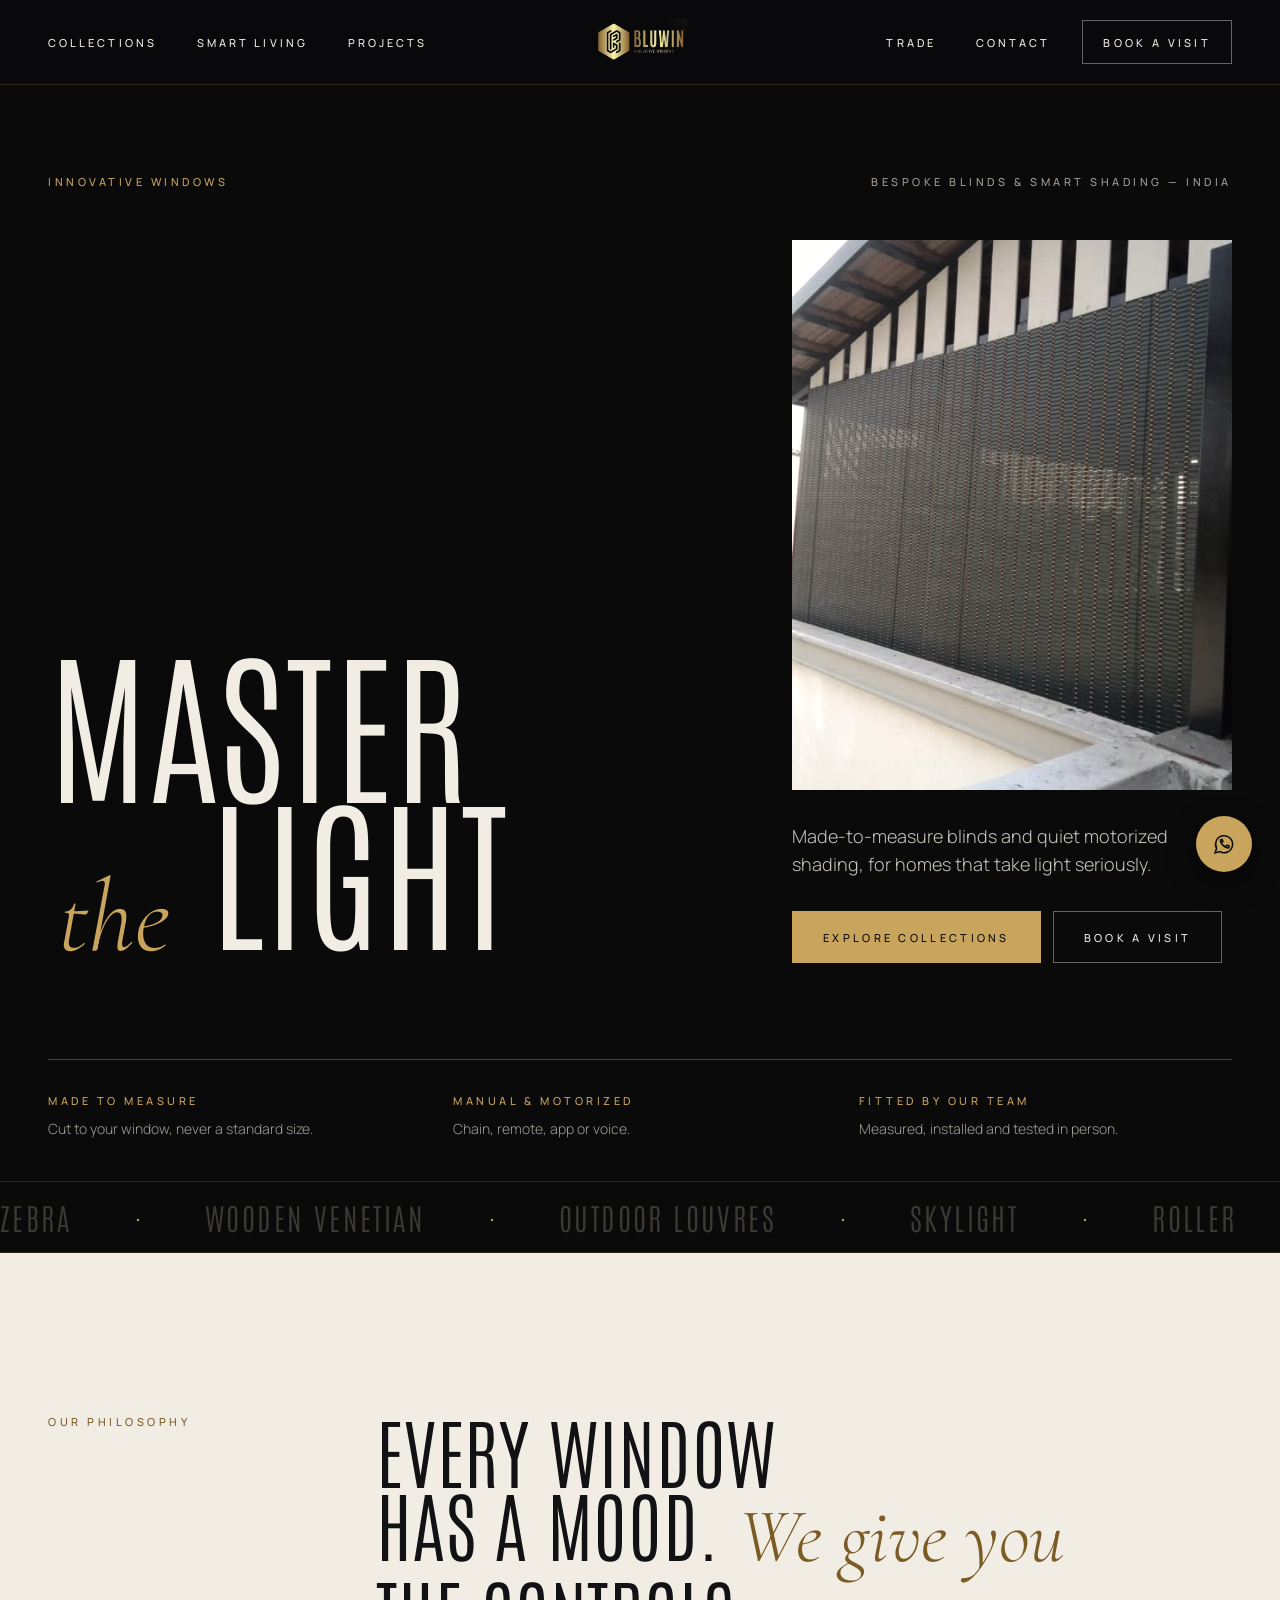
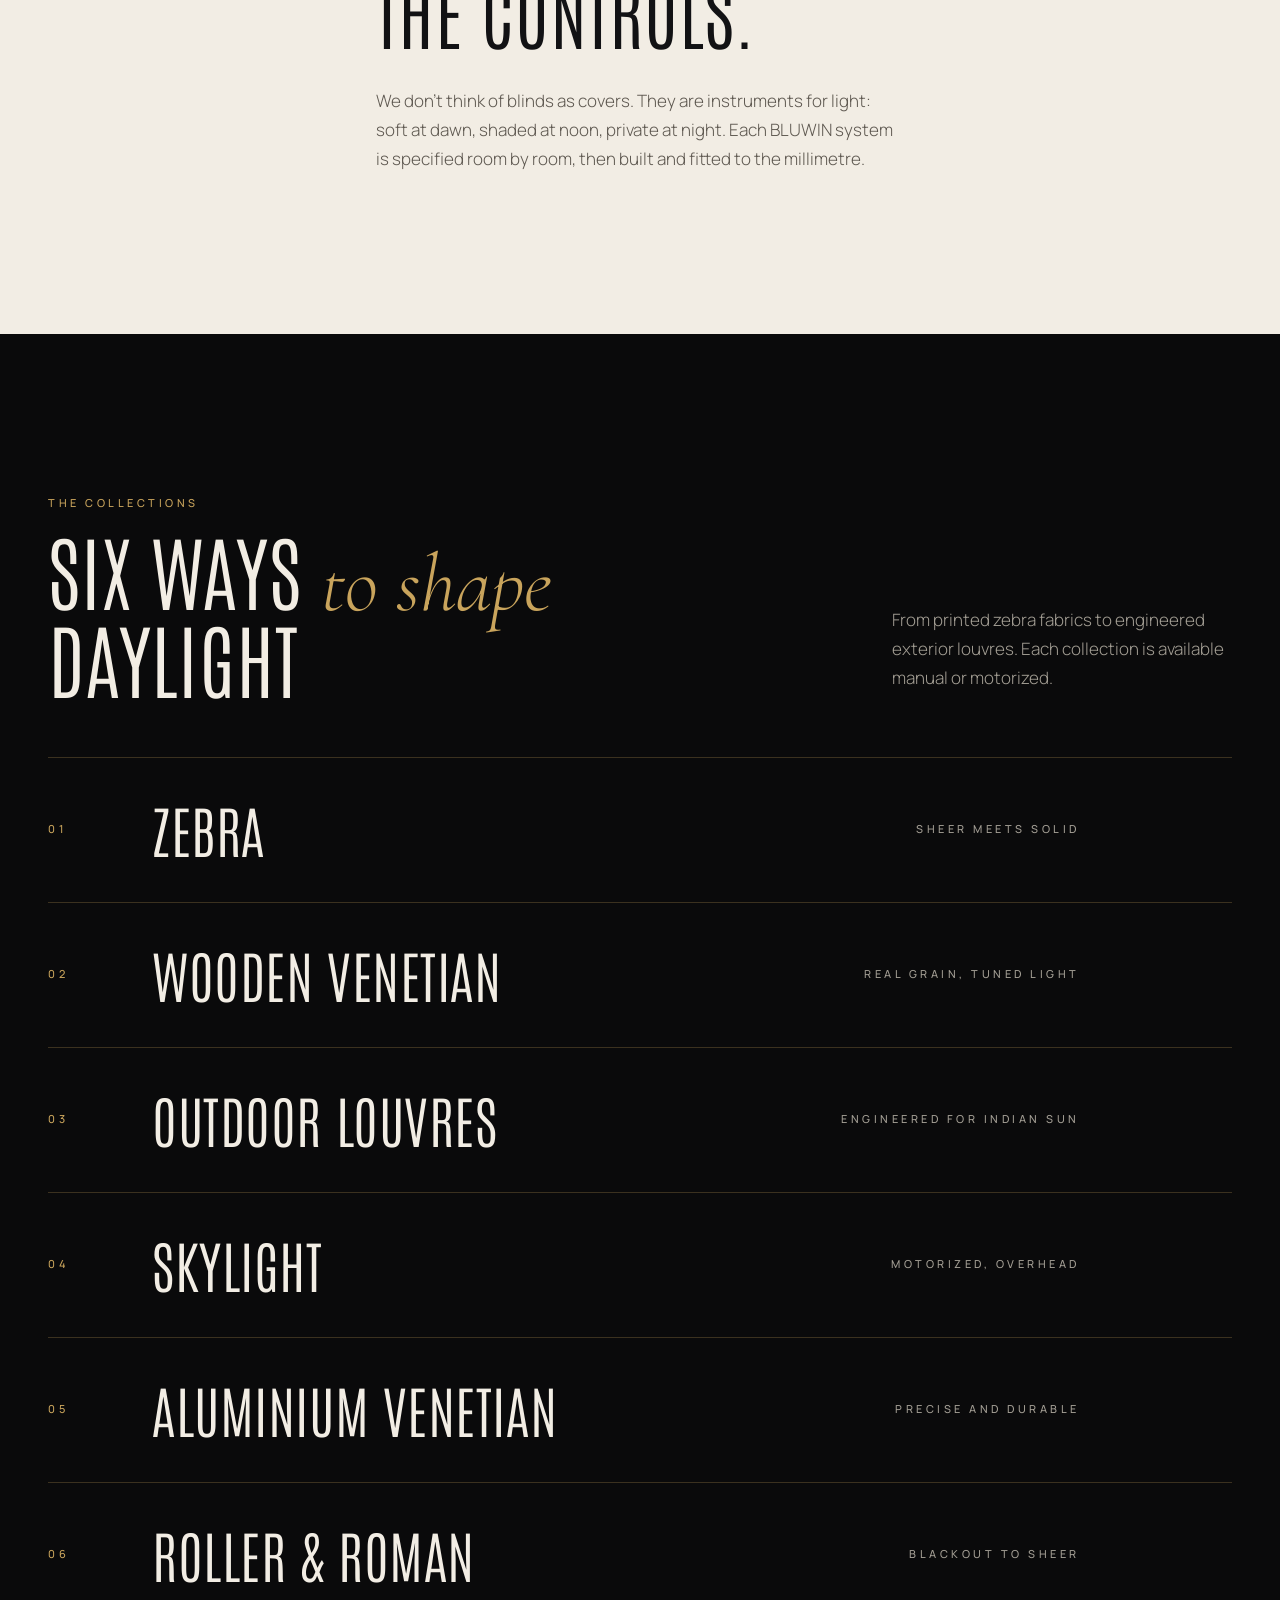
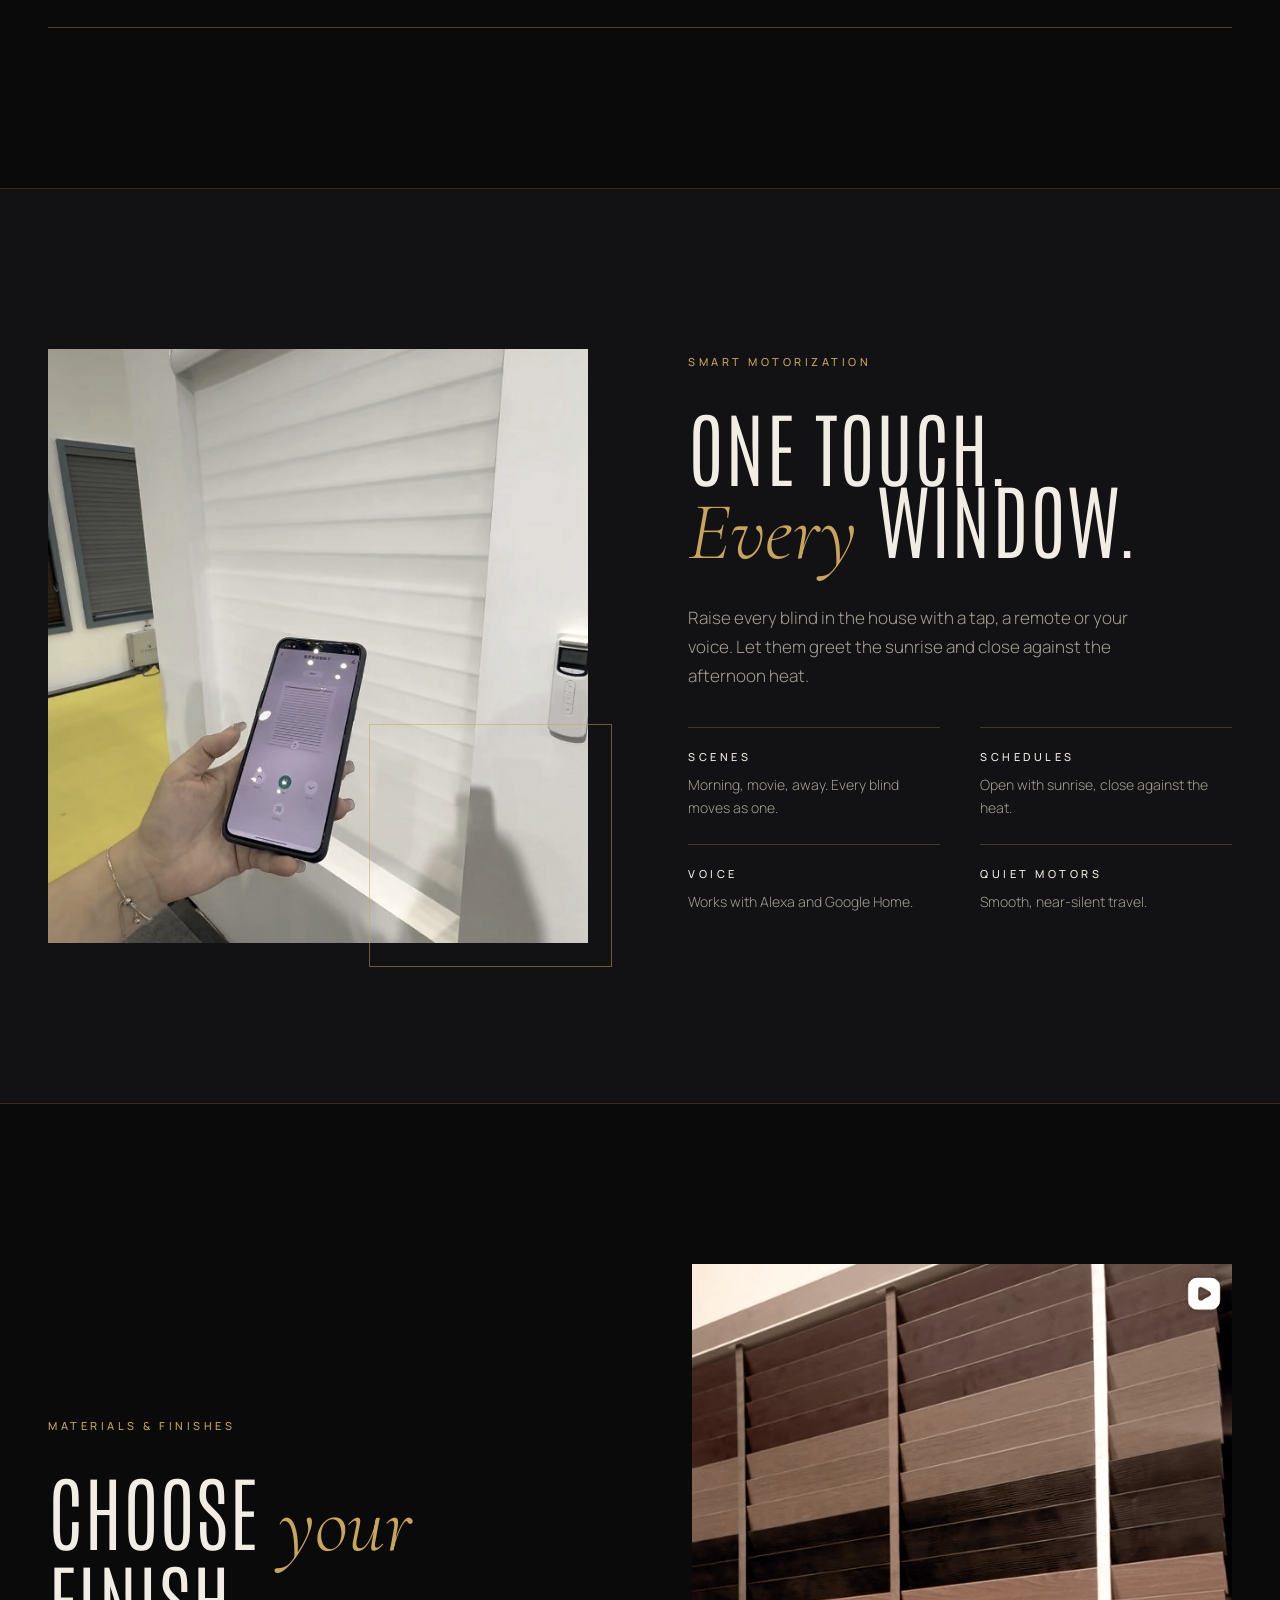
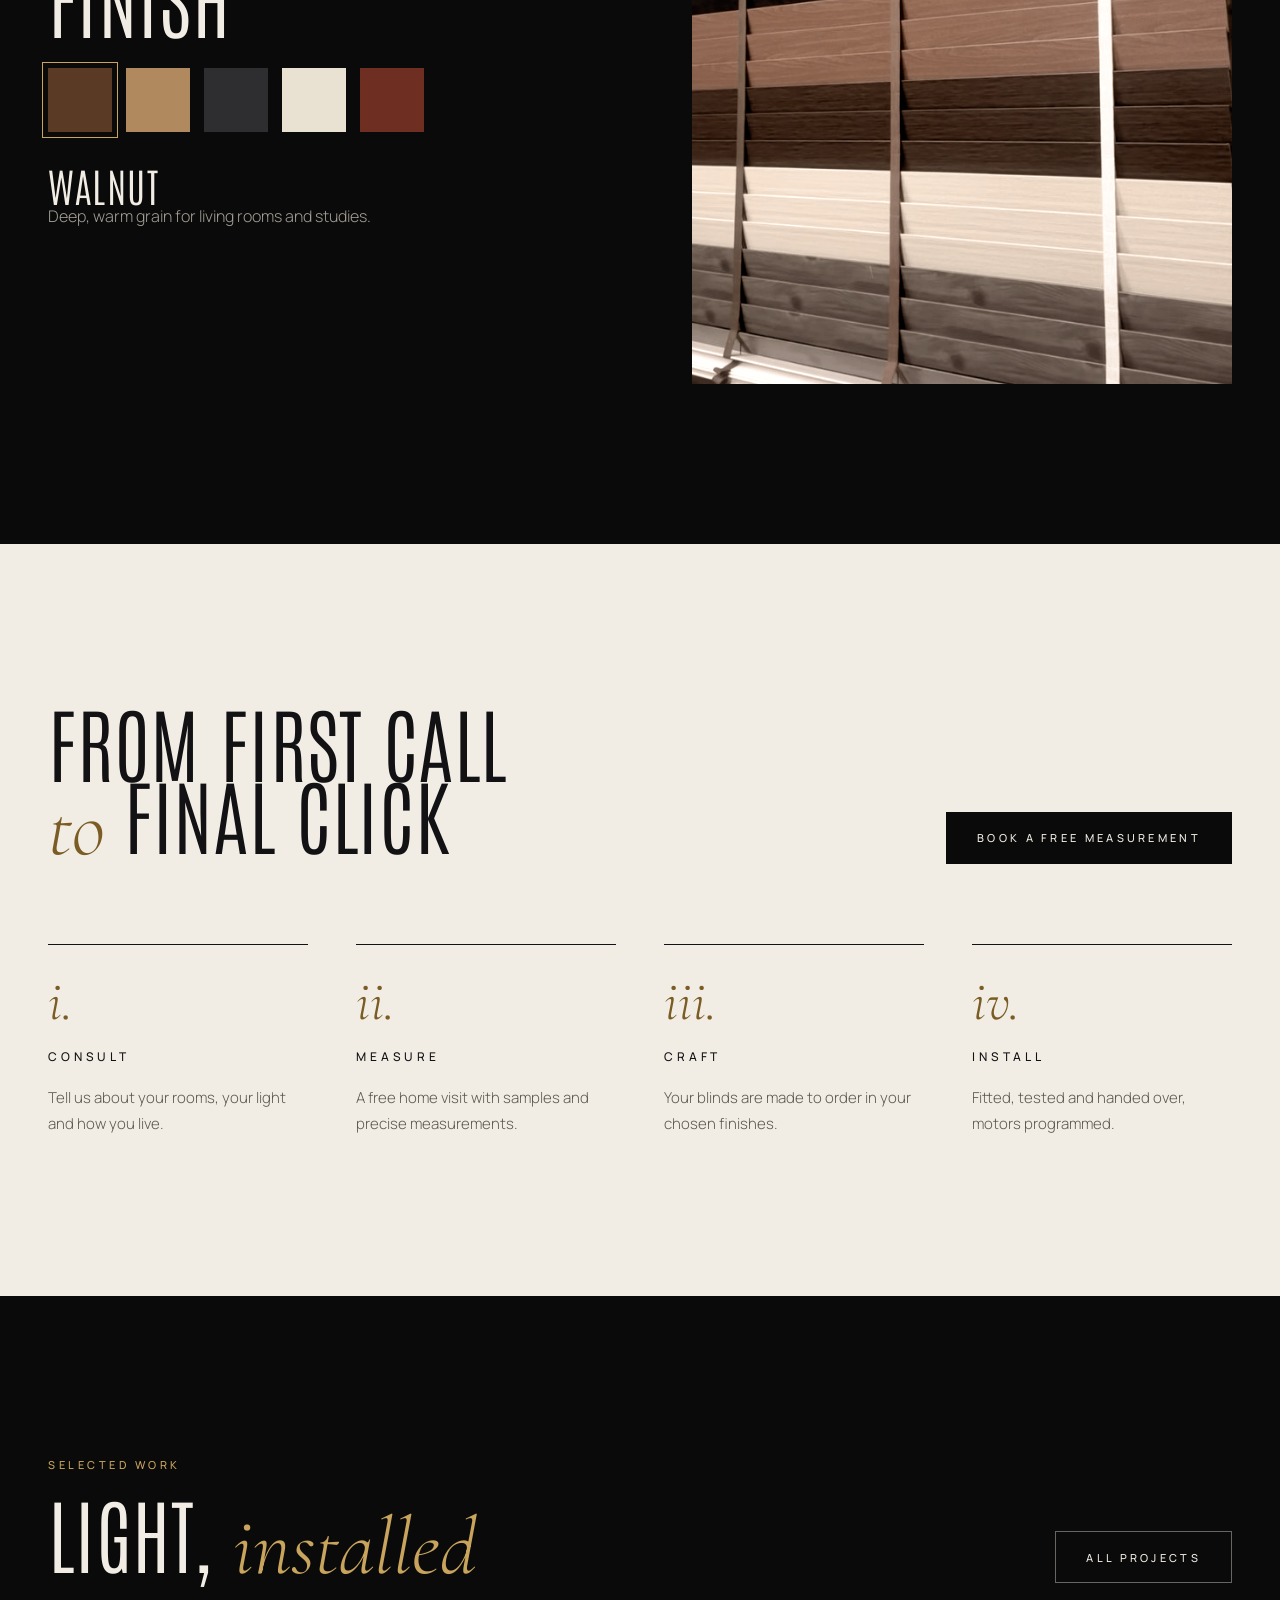
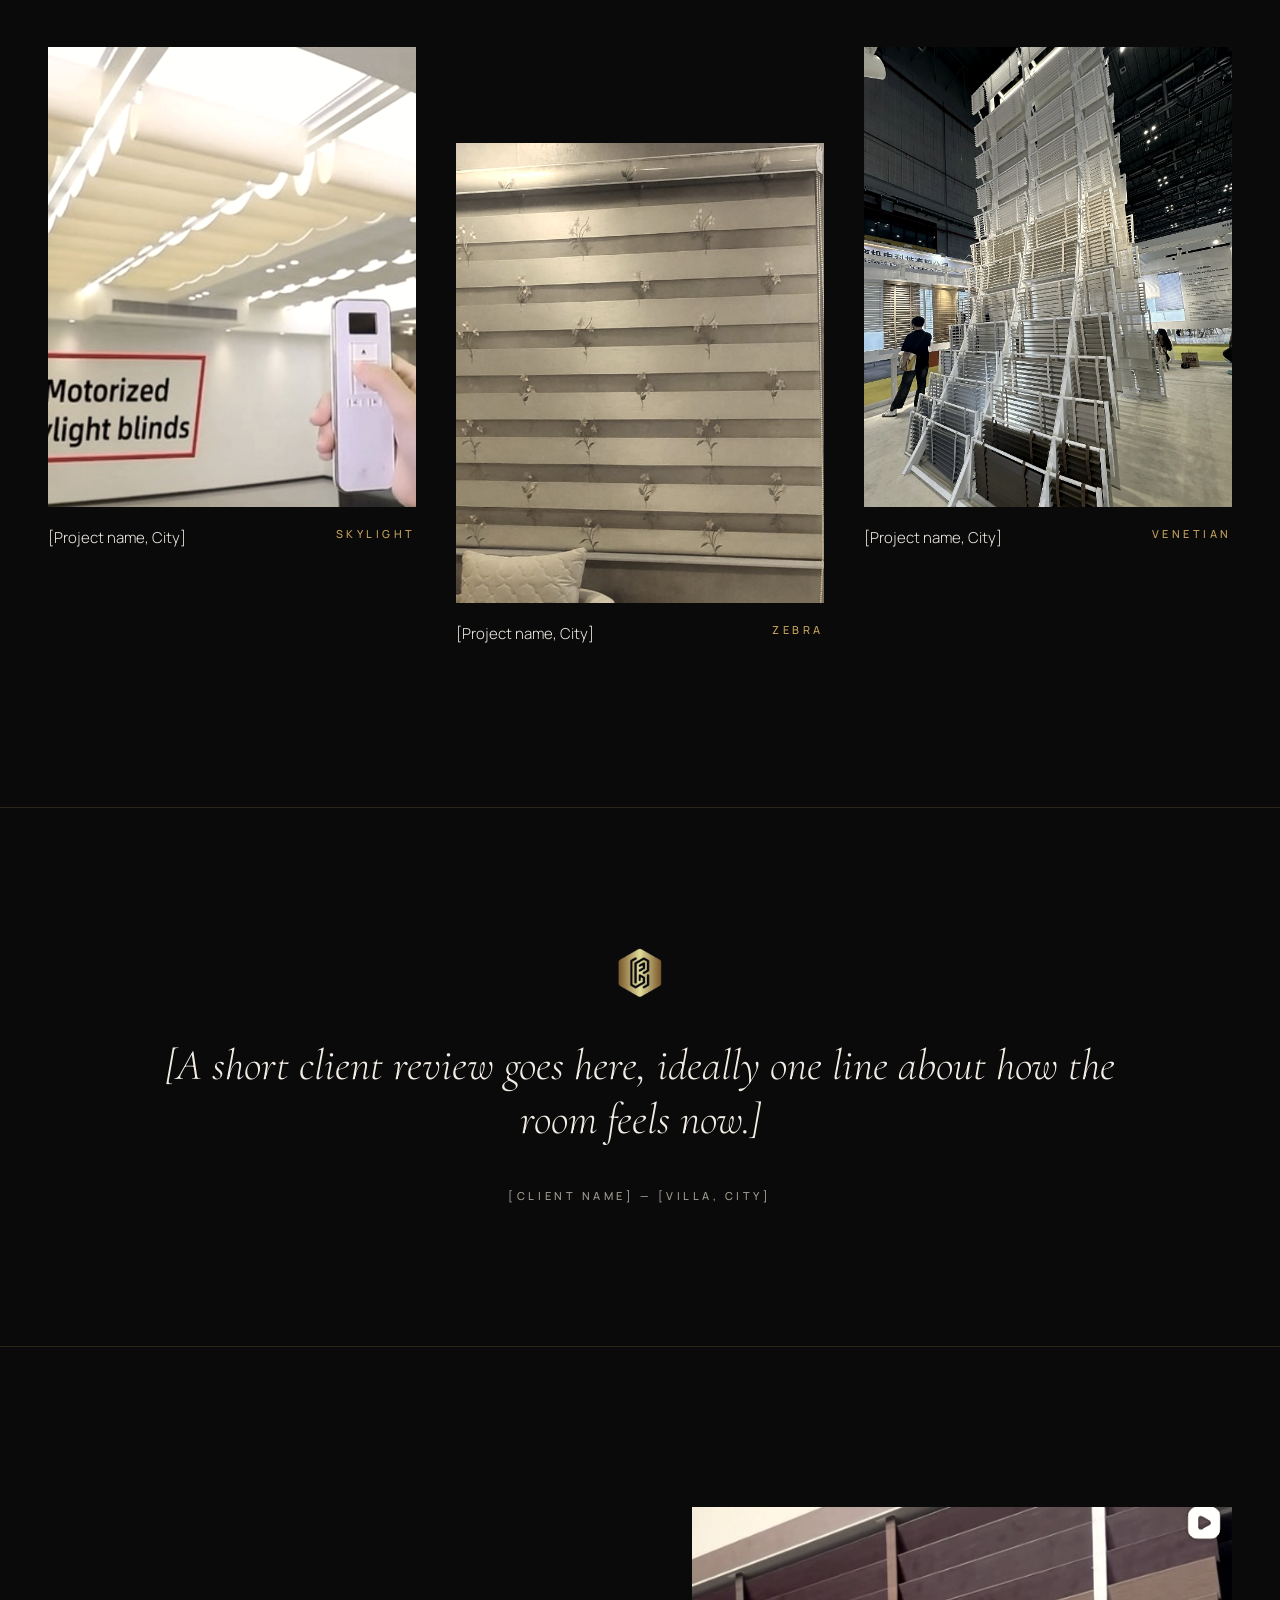
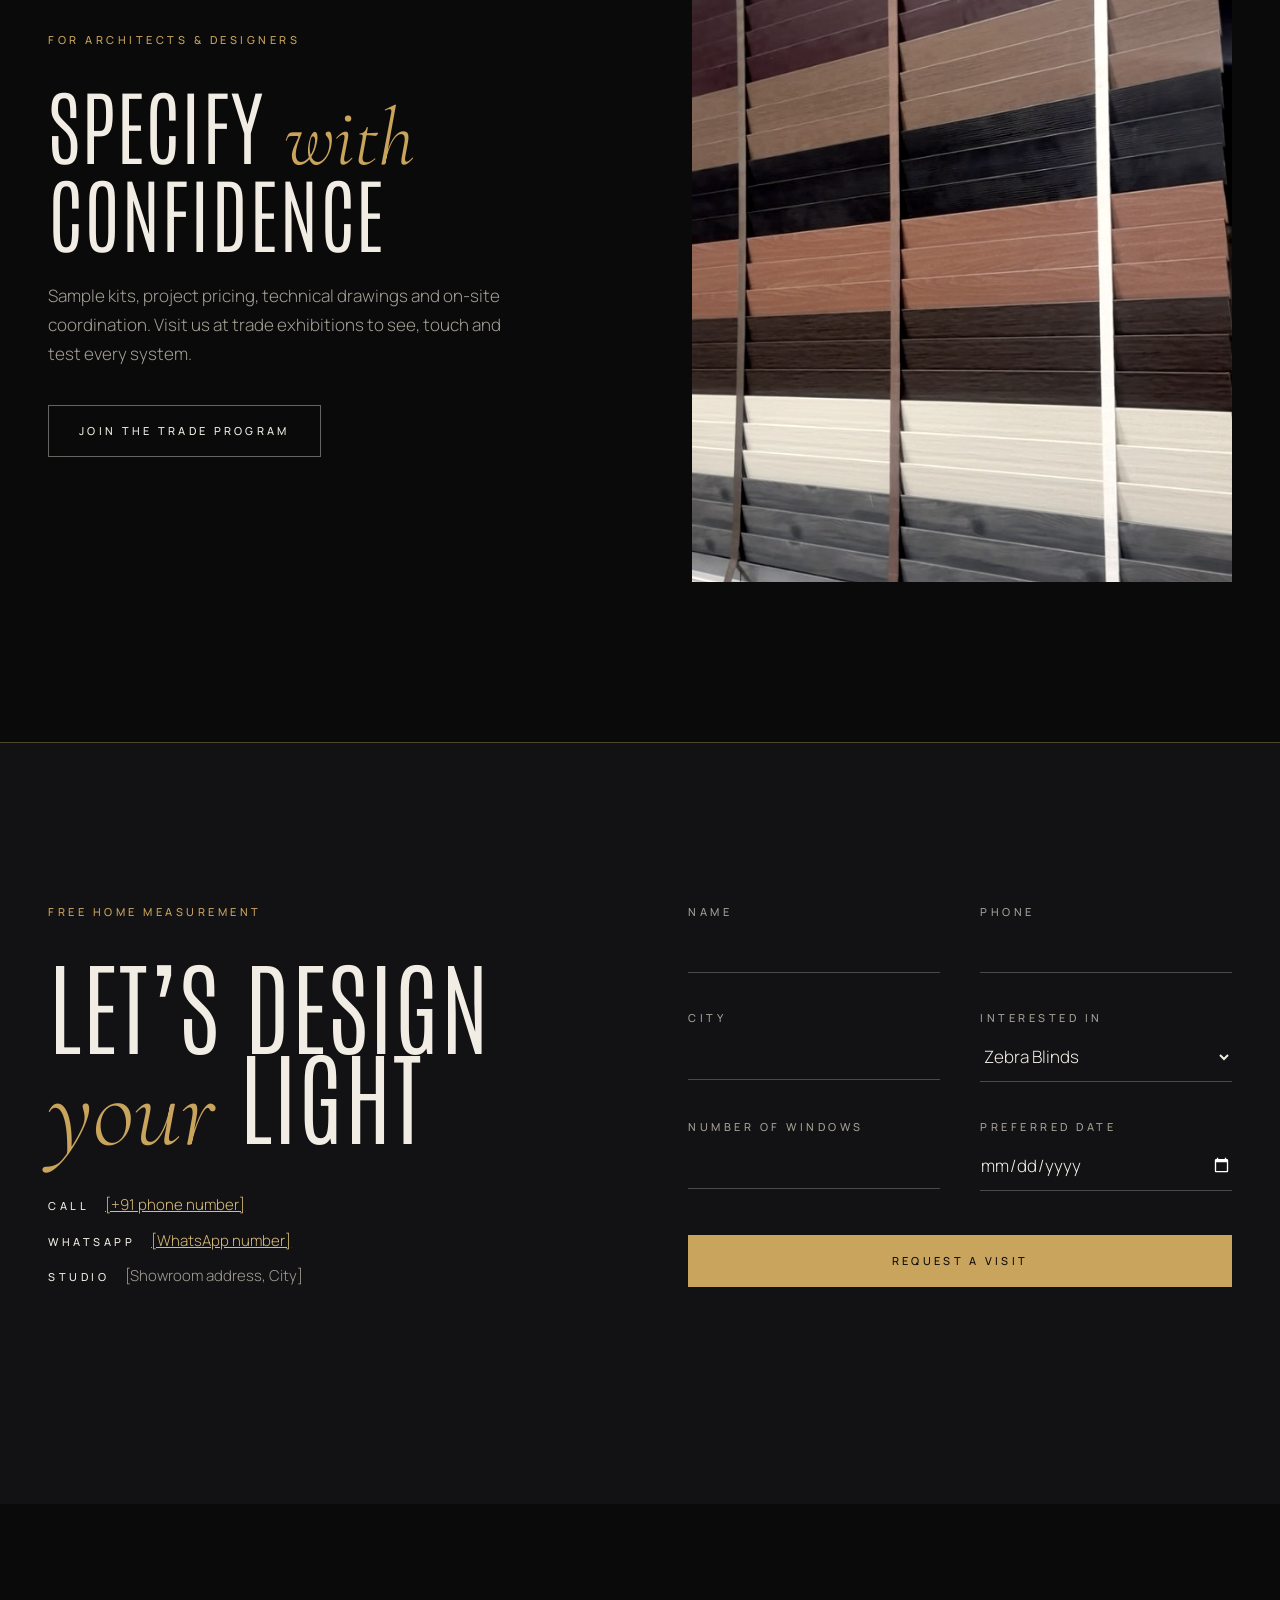
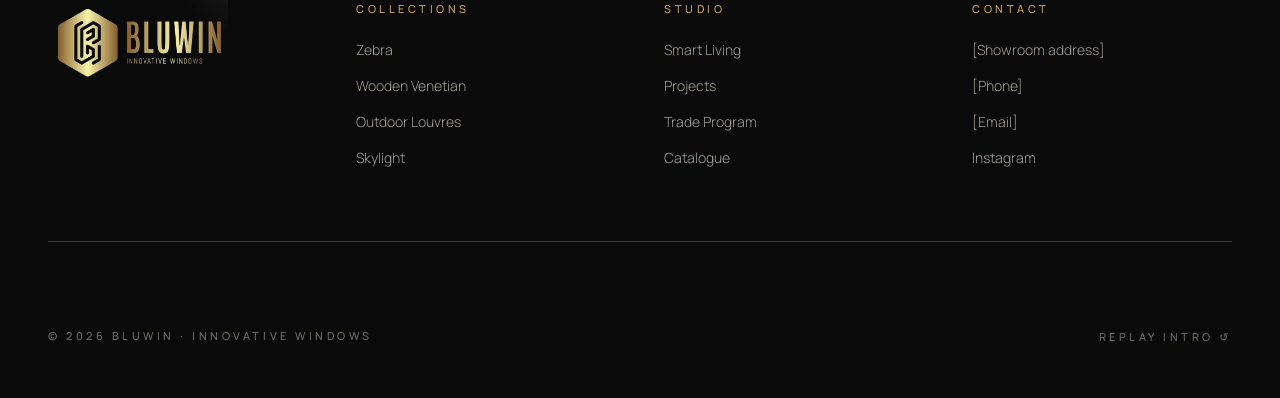
<file: index.html>
<!doctype html>
<html lang="en">
<head>
  <meta charset="utf-8">
  <meta name="viewport" content="width=device-width, initial-scale=1">
  <title>BLUWIN · Innovative Windows | Bespoke &amp; Motorized Blinds</title>
  <meta name="description" content="BLUWIN designs and installs made-to-measure window blinds: zebra, wooden venetian, outdoor louvres, skylight and smart motorized blinds.">
  <meta name="theme-color" content="#0A0A0B">
  <link rel="icon" type="image/png" href="assets/images/mark.png">

  <meta property="og:title" content="BLUWIN · Innovative Windows">
  <meta property="og:description" content="Bespoke blinds and smart motorized shading.">
  <meta property="og:image" content="assets/images/logo.png">

  <link rel="preconnect" href="https://fonts.googleapis.com">
  <link rel="preconnect" href="https://fonts.gstatic.com" crossorigin>
  <link href="https://fonts.googleapis.com/css2?family=Antonio:wght@100;200;300;400&family=Cormorant+Garamond:ital,wght@1,300;1,400&family=Manrope:wght@300;400;500;600&display=swap" rel="stylesheet">
  <link rel="stylesheet" href="css/style.css">

  <!-- TODO: fill in real business details -->
  <script type="application/ld+json">
  {
    "@context": "https://schema.org",
    "@type": "HomeAndConstructionBusiness",
    "name": "BLUWIN",
    "slogan": "Innovative Windows",
    "image": "assets/images/logo.png",
    "telephone": "[+91 phone number]",
    "address": { "@type": "PostalAddress", "streetAddress": "[Showroom address]", "addressLocality": "[City]", "addressCountry": "IN" }
  }
  </script>
</head>
<body>

  <!-- ===== INTRO: blinds open to reveal the site ===== -->
  <div class="intro" id="intro" aria-hidden="true">
    <div class="intro__slats"></div>
    <div class="intro__brand">
      <img src="assets/images/logo.png" alt="">
      <div class="intro__bar"><span></span></div>
    </div>
  </div>

  <!-- ===== HEADER ===== -->
  <header class="header">
    <div class="container header__inner">
      <div class="header__side">
        <nav class="nav desk" aria-label="Primary">
          <a href="#collections">Collections</a>
          <a href="#smart">Smart Living</a>
          <a href="#projects">Projects</a>
        </nav>
      </div>
      <a href="#top" class="header__logo" aria-label="BLUWIN home">
        <img src="assets/images/logo.png" alt="BLUWIN — Innovative Windows">
      </a>
      <div class="header__side header__side--end">
        <nav class="nav desk" aria-label="Secondary">
          <a href="#trade">Trade</a>
          <a href="#contact">Contact</a>
        </nav>
        <a href="#contact" class="btn btn--line btn--sm">Book a Visit</a>
      </div>
    </div>
  </header>

  <main>
    <!-- ===== HERO ===== -->
    <section class="hero container" id="top">
      <div class="hero__top">
        <span class="lbl lbl--gold">Innovative Windows</span>
        <span class="lbl lbl--muted desk">Bespoke Blinds &amp; Smart Shading — India</span>
      </div>

      <div class="hero__grid">
        <h1 class="hero__title disp disp--xl rise" style="--delay: 3.2s">
          Master<br><span class="serif">the</span> Light
        </h1>

        <div class="hero__aside rise" style="--delay: 3.45s">
          <div class="hero__media">
            <img class="ph" src="assets/images/louvres.jpg" alt="BLUWIN exterior venetian blinds on a residential balcony">
            <span class="lbl">Outdoor Louvres — 01</span>
          </div>
          <p class="hero__text">Made-to-measure blinds and quiet motorized shading, for homes that take light seriously.</p>
          <div class="btn-row">
            <a href="#collections" class="btn btn--gold">Explore Collections</a>
            <a href="#contact" class="btn btn--line">Book a Visit</a>
          </div>
        </div>
      </div>

      <div class="hero__facts">
        <div><span class="lbl lbl--gold">Made to measure</span><span>Cut to your window, never a standard size.</span></div>
        <div><span class="lbl lbl--gold">Manual &amp; motorized</span><span>Chain, remote, app or voice.</span></div>
        <div><span class="lbl lbl--gold">Fitted by our team</span><span>Measured, installed and tested in person.</span></div>
      </div>
    </section>

    <!-- ===== TICKER ===== -->
    <div class="ticker" aria-hidden="true">
      <div class="ticker__track disp">
        <span>Zebra</span><span class="serif">·</span><span>Wooden Venetian</span><span class="serif">·</span><span>Outdoor Louvres</span><span class="serif">·</span><span>Skylight</span><span class="serif">·</span><span>Roller</span><span class="serif">·</span><span>Roman</span><span class="serif">·</span><span>Motorized</span><span class="serif">·</span>
        <span>Zebra</span><span class="serif">·</span><span>Wooden Venetian</span><span class="serif">·</span><span>Outdoor Louvres</span><span class="serif">·</span><span>Skylight</span><span class="serif">·</span><span>Roller</span><span class="serif">·</span><span>Roman</span><span class="serif">·</span><span>Motorized</span><span class="serif">·</span>
      </div>
    </div>

    <!-- ===== PHILOSOPHY ===== -->
    <section class="ivory">
      <div class="container section statement" data-reveal>
        <span class="lbl lbl--gold">Our Philosophy</span>
        <div class="statement__body">
          <p class="disp disp--md">Every window<br>has a mood. <span class="serif">We give you</span><br>the controls.</p>
          <p class="lead">We don’t think of blinds as covers. They are instruments for light: soft at dawn, shaded at noon, private at night. Each BLUWIN system is specified room by room, then built and fitted to the millimetre.</p>
        </div>
      </div>
    </section>

    <!-- ===== COLLECTIONS ===== -->
    <section class="container section" id="collections">
      <div class="heading-row" data-reveal>
        <div class="heading-row__title">
          <span class="lbl lbl--gold">The Collections</span>
          <h2 class="disp disp--lg">Six ways <span class="serif">to shape</span><br>daylight</h2>
        </div>
        <p class="lead">From printed zebra fabrics to engineered exterior louvres. Each collection is available manual or motorized.</p>
      </div>

      <div class="index">
        <a class="index__row" href="zebra.html">
          <span class="lbl lbl--gold">01</span>
          <span class="disp index__name">Zebra</span>
          <span class="lbl lbl--muted index__tag">Sheer meets solid</span>
          <img class="ph" src="assets/images/zebra-floral.jpg" alt="">
        </a>
        <a class="index__row" href="#collections">
          <span class="lbl lbl--gold">02</span>
          <span class="disp index__name">Wooden Venetian</span>
          <span class="lbl lbl--muted index__tag">Real grain, tuned light</span>
          <img class="ph" src="assets/images/wood.jpg" alt="">
        </a>
        <a class="index__row" href="#collections">
          <span class="lbl lbl--gold">03</span>
          <span class="disp index__name">Outdoor Louvres</span>
          <span class="lbl lbl--muted index__tag">Engineered for Indian sun</span>
          <img class="ph" src="assets/images/louvres.jpg" alt="">
        </a>
        <a class="index__row" href="#collections">
          <span class="lbl lbl--gold">04</span>
          <span class="disp index__name">Skylight</span>
          <span class="lbl lbl--muted index__tag">Motorized, overhead</span>
          <img class="ph" src="assets/images/skylight.jpg" alt="">
        </a>
        <a class="index__row" href="#collections">
          <span class="lbl lbl--gold">05</span>
          <span class="disp index__name">Aluminium Venetian</span>
          <span class="lbl lbl--muted index__tag">Precise and durable</span>
          <img class="ph" src="assets/images/expo.jpg" alt="">
        </a>
        <a class="index__row" href="#collections">
          <span class="lbl lbl--gold">06</span>
          <span class="disp index__name">Roller &amp; Roman</span>
          <span class="lbl lbl--muted index__tag">Blackout to sheer</span>
          <img class="ph" src="assets/images/app.jpg" alt="">
        </a>
        <div class="hair"></div>
      </div>
    </section>

    <!-- ===== SMART LIVING ===== -->
    <section class="ink bordered" id="smart">
      <div class="container section split">
        <div class="split__media framed" data-reveal>
          <img class="ph" src="assets/images/app.jpg" alt="Motorized zebra blind controlled from a mobile app" style="aspect-ratio: 618 / 680">
        </div>
        <div class="split__text" data-reveal>
          <span class="lbl lbl--gold">Smart Motorization</span>
          <h2 class="disp disp--lg">One touch.<br><span class="serif">Every</span> window.</h2>
          <p class="lead">Raise every blind in the house with a tap, a remote or your voice. Let them greet the sunrise and close against the afternoon heat.</p>
          <dl class="features">
            <div><dt class="lbl">Scenes</dt><dd>Morning, movie, away. Every blind moves as one.</dd></div>
            <div><dt class="lbl">Schedules</dt><dd>Open with sunrise, close against the heat.</dd></div>
            <div><dt class="lbl">Voice</dt><dd>Works with Alexa and Google Home.</dd></div>
            <div><dt class="lbl">Quiet motors</dt><dd>Smooth, near-silent travel.</dd></div>
          </dl>
        </div>
      </div>
    </section>

    <!-- ===== MATERIALS ===== -->
    <section class="container section split">
      <div class="split__text" data-reveal>
        <span class="lbl lbl--gold">Materials &amp; Finishes</span>
        <h2 class="disp disp--lg">Choose <span class="serif">your</span><br>finish</h2>
        <div class="swatches" role="group" aria-label="Finish" data-swatches>
          <button type="button" class="swatch" aria-pressed="true"  aria-label="Walnut"      style="background:#5A3A24" data-name="Walnut"      data-color="#5A3A24" data-note="Deep, warm grain for living rooms and studies."></button>
          <button type="button" class="swatch" aria-pressed="false" aria-label="Natural Oak" style="background:#B08A5E" data-name="Natural Oak" data-color="#B08A5E" data-note="Light and calm. Pairs with ivory walls and stone floors."></button>
          <button type="button" class="swatch" aria-pressed="false" aria-label="Charcoal"    style="background:#2E2E30" data-name="Charcoal"    data-color="#2E2E30" data-note="Tailored and architectural, for modern interiors."></button>
          <button type="button" class="swatch" aria-pressed="false" aria-label="Ivory"       style="background:#E9E1D2" data-name="Ivory"       data-color="#E9E1D2" data-note="Bright and airy. Softens strong daylight."></button>
          <button type="button" class="swatch" aria-pressed="false" aria-label="Mahogany"    style="background:#6E2E22" data-name="Mahogany"    data-color="#6E2E22" data-note="Rich and classic, for heritage homes."></button>
        </div>
        <div>
          <p class="disp finish__name" data-finish-name aria-live="polite">Walnut</p>
          <p class="finish__note" data-finish-note>Deep, warm grain for living rooms and studies.</p>
        </div>
      </div>
      <div class="split__media split__media--end finish-media" data-reveal>
        <img class="ph" src="assets/images/wood.jpg" alt="Wooden venetian blinds in a range of finishes">
        <div class="finish-media__tint" data-finish-tint style="background-color:#5A3A24" aria-hidden="true"></div>
      </div>
    </section>

    <!-- ===== PROCESS ===== -->
    <section class="ivory">
      <div class="container section process">
        <div class="heading-row" style="margin-bottom:0" data-reveal>
          <h2 class="disp disp--lg">From first call<br><span class="serif">to</span> final click</h2>
          <a href="#contact" class="btn btn--dark">Book a Free Measurement</a>
        </div>
        <ol class="steps" data-reveal>
          <li><span class="serif">i.</span><h3 class="lbl">Consult</h3><p>Tell us about your rooms, your light and how you live.</p></li>
          <li><span class="serif">ii.</span><h3 class="lbl">Measure</h3><p>A free home visit with samples and precise measurements.</p></li>
          <li><span class="serif">iii.</span><h3 class="lbl">Craft</h3><p>Your blinds are made to order in your chosen finishes.</p></li>
          <li><span class="serif">iv.</span><h3 class="lbl">Install</h3><p>Fitted, tested and handed over, motors programmed.</p></li>
        </ol>
      </div>
    </section>

    <!-- ===== PROJECTS ===== -->
    <section class="container section" id="projects">
      <div class="heading-row" data-reveal>
        <div class="heading-row__title">
          <span class="lbl lbl--gold">Selected Work</span>
          <h2 class="disp disp--lg">Light, <span class="serif">installed</span></h2>
        </div>
        <a href="#projects" class="btn btn--line">All Projects</a>
      </div>
      <div class="projects">
        <!-- TODO: replace with real project names and professional photography -->
        <figure data-reveal>
          <img class="ph" src="assets/images/skylight.jpg" alt="Motorized skylight blinds under a glass roof" loading="lazy">
          <figcaption><span>[Project name, City]</span><span class="lbl lbl--gold">Skylight</span></figcaption>
        </figure>
        <figure data-reveal>
          <img class="ph" src="assets/images/zebra-floral.jpg" alt="Floral printed zebra blind in a bedroom" loading="lazy">
          <figcaption><span>[Project name, City]</span><span class="lbl lbl--gold">Zebra</span></figcaption>
        </figure>
        <figure data-reveal>
          <img class="ph" src="assets/images/expo.jpg" alt="Aluminium and wooden venetian blinds on display" loading="lazy">
          <figcaption><span>[Project name, City]</span><span class="lbl lbl--gold">Venetian</span></figcaption>
        </figure>
      </div>
    </section>

    <!-- ===== TESTIMONIAL ===== -->
    <section class="bordered">
      <figure class="quote" data-reveal>
        <img src="assets/images/mark.png" alt="">
        <!-- TODO: replace with a real client review -->
        <blockquote class="serif" style="color: var(--ivory)">[A short client review goes here, ideally one line about how the room feels now.]</blockquote>
        <figcaption class="lbl lbl--muted">[Client name] — [Villa, City]</figcaption>
      </figure>
    </section>

    <!-- ===== TRADE ===== -->
    <section class="container section split" id="trade">
      <div class="split__text" data-reveal>
        <span class="lbl lbl--gold">For Architects &amp; Designers</span>
        <h2 class="disp disp--lg">Specify <span class="serif">with</span><br>confidence</h2>
        <p class="lead">Sample kits, project pricing, technical drawings and on-site coordination. Visit us at trade exhibitions to see, touch and test every system.</p>
        <a href="#contact" class="btn btn--line" style="align-self:flex-start">Join the Trade Program</a>
      </div>
      <img class="ph split__media split__media--end" src="assets/images/wood.jpg" alt="Wooden venetian blinds in a range of finishes" style="aspect-ratio:4/5; object-position:50% 30%" loading="lazy" data-reveal>
    </section>

    <!-- ===== CONTACT ===== -->
    <section class="ink contact" id="contact">
      <div class="container section split" style="align-items:start">
        <div class="split__text">
          <span class="lbl lbl--gold">Free Home Measurement</span>
          <h2 class="disp" style="font-size:clamp(64px,8vw,132px)">Let’s design<br><span class="serif">your</span> light</h2>
          <!-- TODO: real contact details -->
          <div class="contact__details">
            <span><span class="lbl">Call</span><a href="tel:+910000000000">[+91 phone number]</a></span>
            <span><span class="lbl">WhatsApp</span><a href="https://wa.me/910000000000">[WhatsApp number]</a></span>
            <span><span class="lbl">Studio</span>[Showroom address, City]</span>
          </div>
        </div>

        <form class="form" data-enquiry novalidate>
          <div class="form__field"><label for="f-name" class="lbl">Name</label><input id="f-name" name="name" class="field" type="text" autocomplete="name" required></div>
          <div class="form__field"><label for="f-phone" class="lbl">Phone</label><input id="f-phone" name="phone" class="field" type="tel" autocomplete="tel" required></div>
          <div class="form__field"><label for="f-city" class="lbl">City</label><input id="f-city" name="city" class="field" type="text"></div>
          <div class="form__field"><label for="f-prod" class="lbl">Interested in</label>
            <select id="f-prod" name="product" class="field">
              <option>Zebra Blinds</option><option>Wooden Venetian</option><option>Outdoor Louvres</option><option>Skylight Blinds</option><option>Roller &amp; Roman</option><option>Smart Motorization</option><option>Not sure yet</option>
            </select>
          </div>
          <div class="form__field"><label for="f-win" class="lbl">Number of windows</label><input id="f-win" name="windows" class="field" type="number" min="1"></div>
          <div class="form__field"><label for="f-date" class="lbl">Preferred date</label><input id="f-date" name="date" class="field" type="date"></div>
          <button type="submit" class="btn btn--gold form__submit">Request a Visit</button>
          <p class="form__note" role="status"></p>
        </form>
      </div>
    </section>
  </main>

  <!-- ===== FOOTER ===== -->
  <footer>
    <div class="container footer__inner">
      <div class="footer__cols">
        <div class="footer__col"><img src="assets/images/logo.png" alt="BLUWIN — Innovative Windows" style="width:180px"></div>
        <div class="footer__col">
          <span class="lbl lbl--gold">Collections</span>
          <a href="zebra.html">Zebra</a><a href="#collections">Wooden Venetian</a><a href="#collections">Outdoor Louvres</a><a href="#collections">Skylight</a>
        </div>
        <div class="footer__col">
          <span class="lbl lbl--gold">Studio</span>
          <a href="#smart">Smart Living</a><a href="#projects">Projects</a><a href="#trade">Trade Program</a><a href="#contact">Catalogue</a>
        </div>
        <div class="footer__col">
          <span class="lbl lbl--gold">Contact</span>
          <span>[Showroom address]</span><span>[Phone]</span><span>[Email]</span><a href="#">Instagram</a>
        </div>
      </div>
      <div class="hair"></div>
      <div class="footer__bottom">
        <span class="lbl">© <span data-year>2026</span> BLUWIN · Innovative Windows</span>
        <button type="button" class="lbl replay" data-replay-intro>Replay intro ↺</button>
      </div>
    </div>
  </footer>

  <!-- WhatsApp: TODO replace the number -->
  <a class="whatsapp" href="https://wa.me/910000000000" aria-label="Chat with BLUWIN on WhatsApp" target="_blank" rel="noopener">
    <svg width="24" height="24" viewBox="0 0 24 24" fill="none" stroke="currentColor" stroke-width="1.5" aria-hidden="true"><path d="M3 21l1.6-4.7A8.5 8.5 0 1 1 7.8 19.6L3 21z"/><path d="M9 9.5c.3 2 2.5 4.3 4.8 5l1.4-1.3 2 1-.4 1.6c-3.5.7-8.7-4-8.4-7.8l1.6-.6 1 2L9.9 10"/></svg>
  </a>

  <script src="js/main.js"></script>
</body>
</html>
</file>
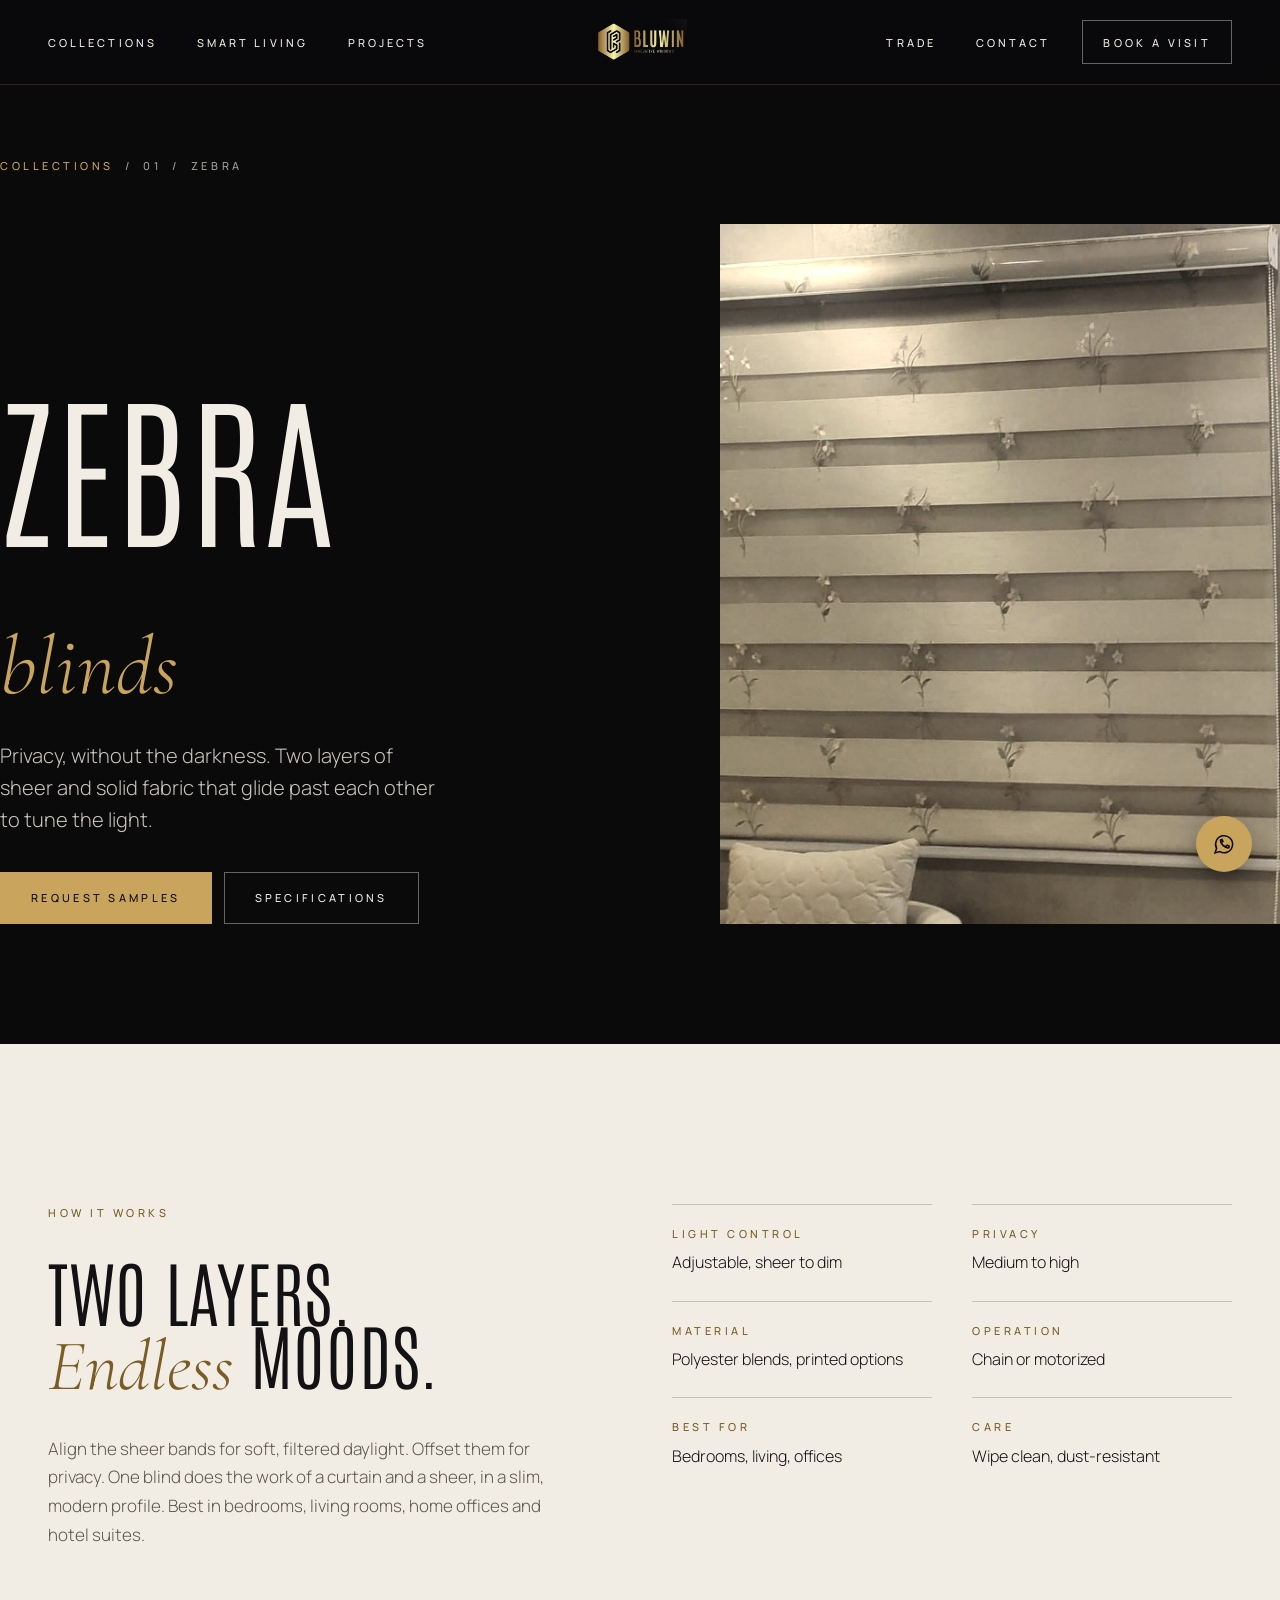
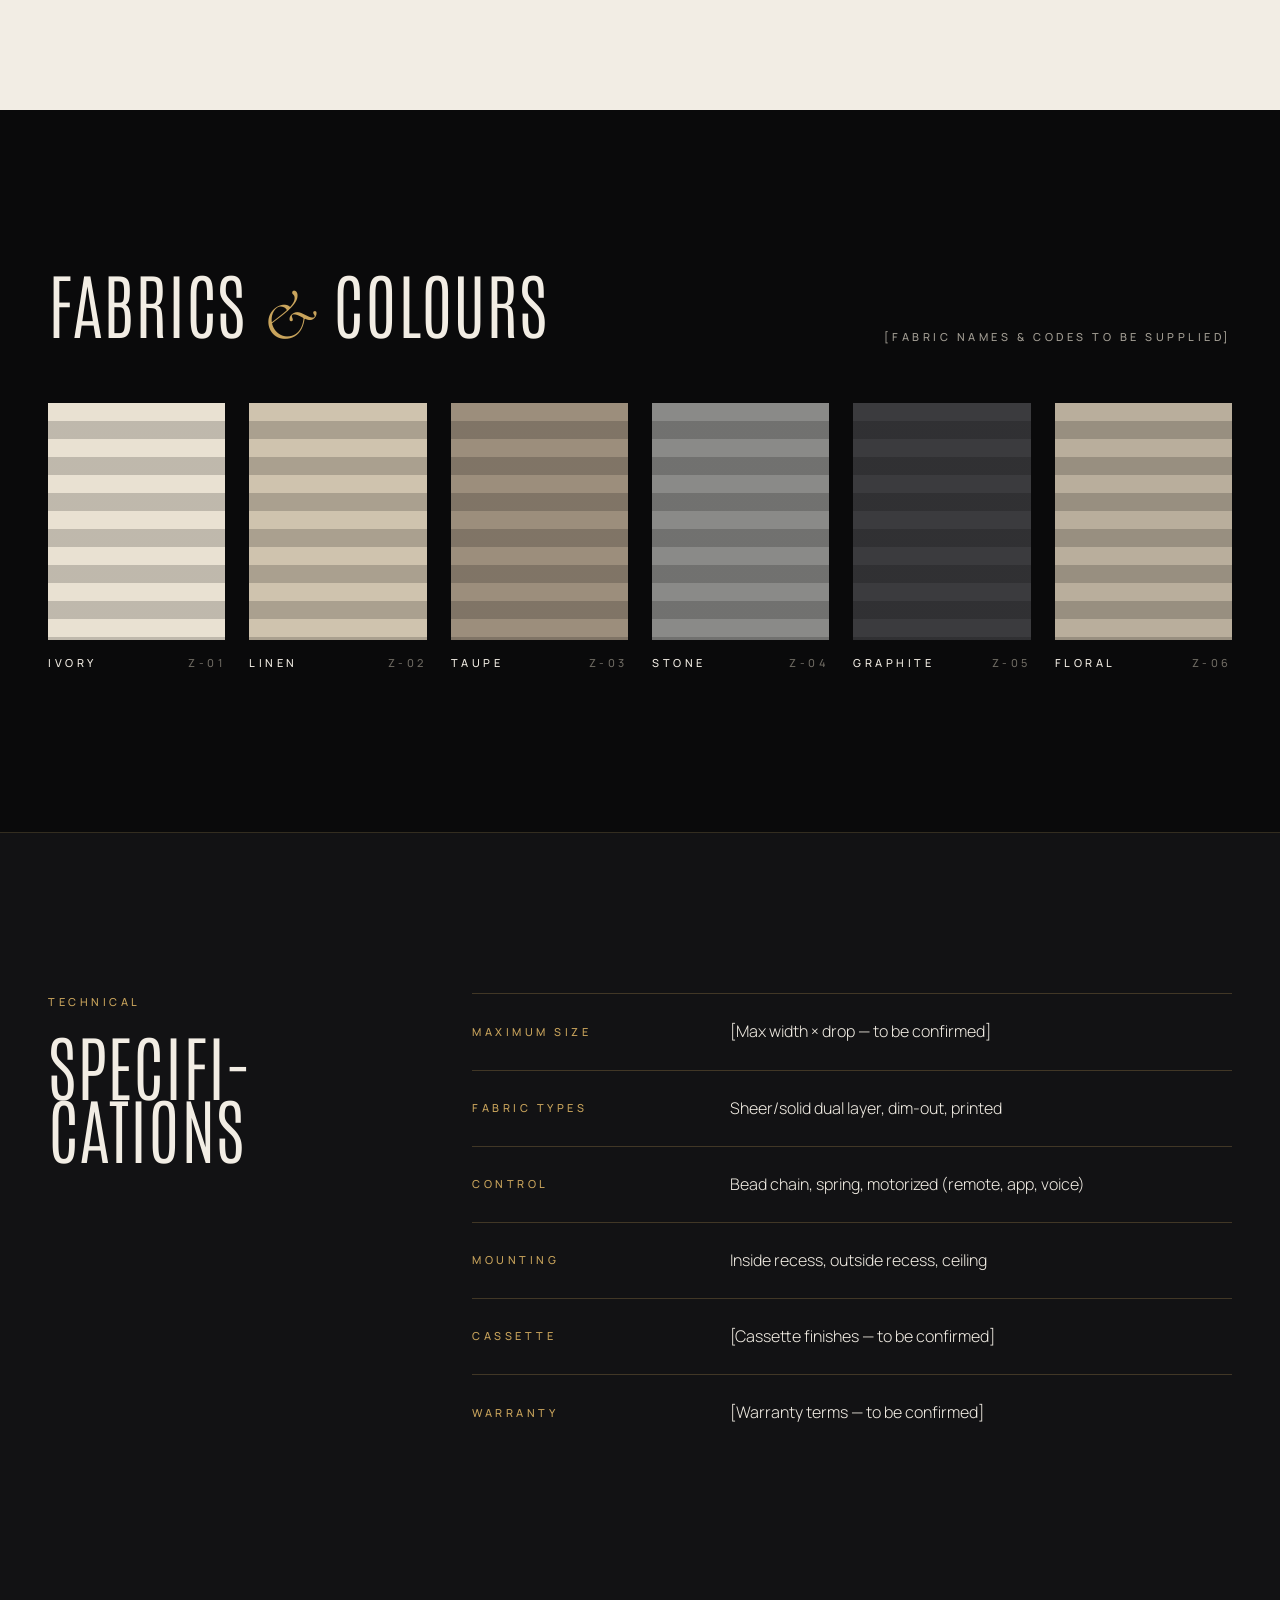
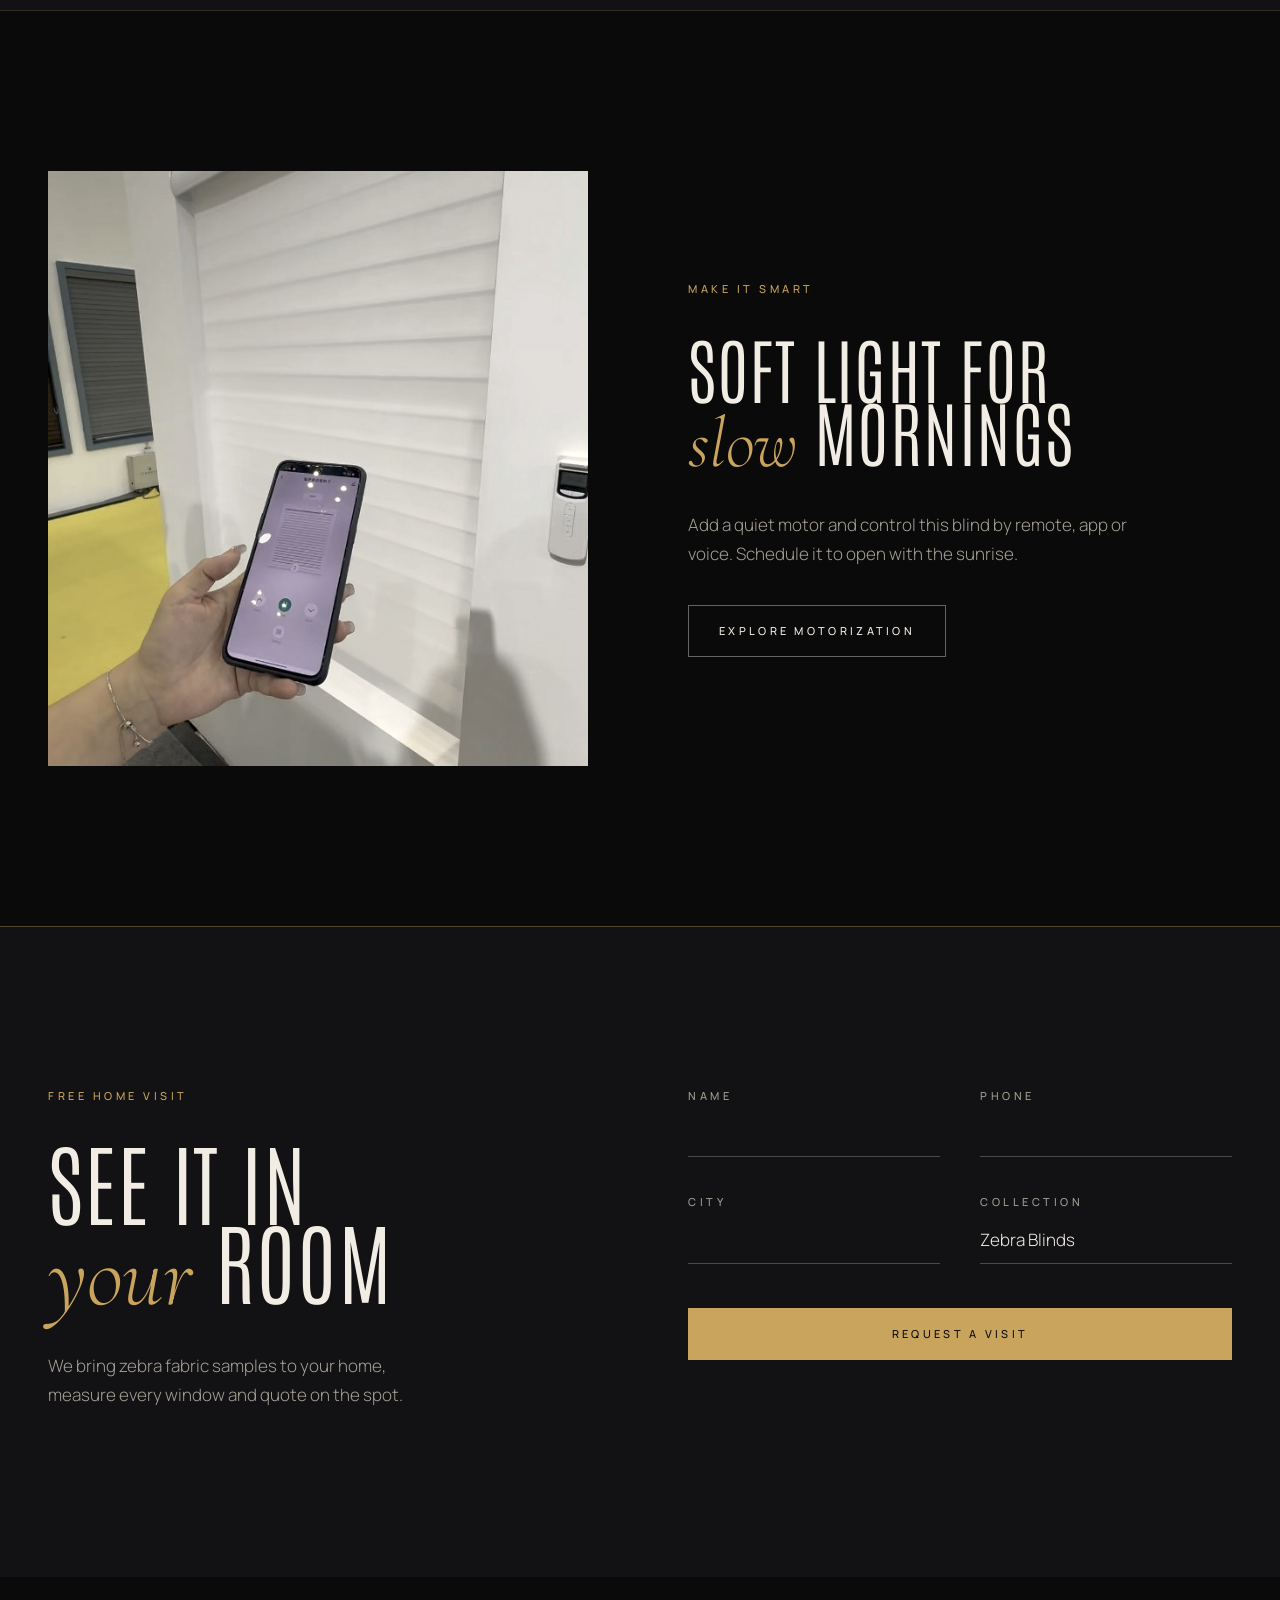
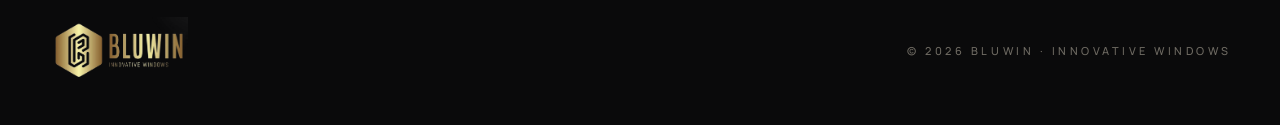
<file: zebra.html>
<!doctype html>
<html lang="en">
<head>
  <meta charset="utf-8">
  <meta name="viewport" content="width=device-width, initial-scale=1">
  <title>Zebra Blinds · BLUWIN | Dual-Layer Sheer &amp; Solid Blinds</title>
  <meta name="description" content="BLUWIN zebra blinds: dual-layer sheer and solid fabric for adjustable light and privacy. Manual or motorized, made to measure.">
  <meta name="theme-color" content="#0A0A0B">
  <link rel="icon" type="image/png" href="assets/images/mark.png">
  <link rel="preconnect" href="https://fonts.googleapis.com">
  <link rel="preconnect" href="https://fonts.gstatic.com" crossorigin>
  <link href="https://fonts.googleapis.com/css2?family=Antonio:wght@100;200;300;400&family=Cormorant+Garamond:ital,wght@1,300;1,400&family=Manrope:wght@300;400;500;600&display=swap" rel="stylesheet">
  <link rel="stylesheet" href="css/style.css">
</head>
<body>

  <!-- ===== HEADER ===== -->
  <header class="header">
    <div class="container header__inner">
      <div class="header__side">
        <nav class="nav desk" aria-label="Primary">
          <a href="index.html#collections">Collections</a>
          <a href="index.html#smart">Smart Living</a>
          <a href="index.html#projects">Projects</a>
        </nav>
      </div>
      <a href="index.html" class="header__logo" aria-label="BLUWIN home">
        <img src="assets/images/logo.png" alt="BLUWIN — Innovative Windows">
      </a>
      <div class="header__side header__side--end">
        <nav class="nav desk" aria-label="Secondary">
          <a href="index.html#trade">Trade</a>
          <a href="#enquire">Contact</a>
        </nav>
        <a href="#enquire" class="btn btn--line btn--sm">Book a Visit</a>
      </div>
    </div>
  </header>

  <main>
    <!-- ===== HERO ===== -->
    <section class="container col-hero">
      <p class="lbl breadcrumb"><a href="index.html#collections">Collections</a> &nbsp;/&nbsp; 01 &nbsp;/&nbsp; Zebra</p>
      <div class="col-hero__grid">
        <div class="split__text">
          <h1 class="disp" style="font-size:clamp(96px,13vw,200px)">Zebra<br><span class="serif">blinds</span></h1>
          <p class="hero__text" style="font-size:20px;max-width:440px">Privacy, without the darkness. Two layers of sheer and solid fabric that glide past each other to tune the light.</p>
          <div class="btn-row">
            <a href="#enquire" class="btn btn--gold">Request Samples</a>
            <a href="#specs" class="btn btn--line">Specifications</a>
          </div>
        </div>
        <img class="ph col-hero__media" src="assets/images/zebra-floral.jpg" alt="Floral printed zebra blind in a bedroom">
      </div>
    </section>

    <!-- ===== HOW IT WORKS ===== -->
    <section class="ivory">
      <div class="container section two-col">
        <div class="split__text" data-reveal>
          <span class="lbl lbl--gold">How it works</span>
          <h2 class="disp" style="font-size:clamp(52px,5.6vw,88px)">Two layers.<br><span class="serif">Endless</span> moods.</h2>
          <p class="lead" style="max-width:520px">Align the sheer bands for soft, filtered daylight. Offset them for privacy. One blind does the work of a curtain and a sheer, in a slim, modern profile. Best in bedrooms, living rooms, home offices and hotel suites.</p>
        </div>
        <dl class="features" style="align-content:start" data-reveal>
          <div><dt class="lbl lbl--gold">Light control</dt><dd>Adjustable, sheer to dim</dd></div>
          <div><dt class="lbl lbl--gold">Privacy</dt><dd>Medium to high</dd></div>
          <div><dt class="lbl lbl--gold">Material</dt><dd>Polyester blends, printed options</dd></div>
          <div><dt class="lbl lbl--gold">Operation</dt><dd>Chain or motorized</dd></div>
          <div><dt class="lbl lbl--gold">Best for</dt><dd>Bedrooms, living, offices</dd></div>
          <div><dt class="lbl lbl--gold">Care</dt><dd>Wipe clean, dust-resistant</dd></div>
        </dl>
      </div>
    </section>

    <!-- ===== FABRICS ===== -->
    <section class="container section">
      <div class="heading-row" style="margin-bottom:56px" data-reveal>
        <h2 class="disp" style="font-size:clamp(52px,5.6vw,88px)">Fabrics <span class="serif">&amp;</span> colours</h2>
        <span class="lbl lbl--muted">[Fabric names &amp; codes to be supplied]</span>
      </div>
      <!-- TODO: replace colour blocks with real fabric photos -->
      <div class="fabrics" data-reveal>
        <figure><div class="fabric" style="background-color:#E9E1D2"></div><figcaption><span class="lbl">Ivory</span><span class="lbl" style="color:var(--faint)">Z-01</span></figcaption></figure>
        <figure><div class="fabric" style="background-color:#CFC3AE"></div><figcaption><span class="lbl">Linen</span><span class="lbl" style="color:var(--faint)">Z-02</span></figcaption></figure>
        <figure><div class="fabric" style="background-color:#9C8E7C"></div><figcaption><span class="lbl">Taupe</span><span class="lbl" style="color:var(--faint)">Z-03</span></figcaption></figure>
        <figure><div class="fabric" style="background-color:#8A8A88"></div><figcaption><span class="lbl">Stone</span><span class="lbl" style="color:var(--faint)">Z-04</span></figcaption></figure>
        <figure><div class="fabric" style="background-color:#3B3B3E"></div><figcaption><span class="lbl">Graphite</span><span class="lbl" style="color:var(--faint)">Z-05</span></figcaption></figure>
        <figure><div class="fabric" style="background-color:#B9AE9C"></div><figcaption><span class="lbl">Floral</span><span class="lbl" style="color:var(--faint)">Z-06</span></figcaption></figure>
      </div>
    </section>

    <!-- ===== SPECIFICATIONS ===== -->
    <section class="ink bordered" id="specs">
      <div class="container section two-col">
        <div class="two-col__narrow">
          <span class="lbl lbl--gold">Technical</span>
          <h2 class="disp" style="font-size:clamp(52px,5.6vw,88px)">Specifi&shy;cations</h2>
        </div>
        <div class="specs-wrap">
          <!-- TODO: confirm specifications with BLUWIN -->
          <table class="specs">
            <tbody>
              <tr><th scope="row" class="lbl">Maximum size</th><td>[Max width × drop — to be confirmed]</td></tr>
              <tr><th scope="row" class="lbl">Fabric types</th><td>Sheer/solid dual layer, dim-out, printed</td></tr>
              <tr><th scope="row" class="lbl">Control</th><td>Bead chain, spring, motorized (remote, app, voice)</td></tr>
              <tr><th scope="row" class="lbl">Mounting</th><td>Inside recess, outside recess, ceiling</td></tr>
              <tr><th scope="row" class="lbl">Cassette</th><td>[Cassette finishes — to be confirmed]</td></tr>
              <tr><th scope="row" class="lbl">Warranty</th><td>[Warranty terms — to be confirmed]</td></tr>
            </tbody>
          </table>
        </div>
      </div>
    </section>

    <!-- ===== MAKE IT SMART ===== -->
    <section class="container section split">
      <img class="ph split__media" src="assets/images/app.jpg" alt="Zebra blind operated from a phone app" style="aspect-ratio:618/680" loading="lazy" data-reveal>
      <div class="split__text" data-reveal>
        <span class="lbl lbl--gold">Make it smart</span>
        <h2 class="disp" style="font-size:clamp(52px,5.6vw,88px)">Soft light for<br><span class="serif">slow</span> mornings</h2>
        <p class="lead">Add a quiet motor and control this blind by remote, app or voice. Schedule it to open with the sunrise.</p>
        <a href="index.html#smart" class="btn btn--line" style="align-self:flex-start">Explore Motorization</a>
      </div>
    </section>

    <!-- ===== ENQUIRY ===== -->
    <section class="ink contact" id="enquire">
      <div class="container section split" style="align-items:start">
        <div class="split__text">
          <span class="lbl lbl--gold">Free Home Visit</span>
          <h2 class="disp" style="font-size:clamp(60px,7vw,116px)">See it in<br><span class="serif">your</span> room</h2>
          <p class="lead" style="max-width:400px">We bring zebra fabric samples to your home, measure every window and quote on the spot.</p>
        </div>
        <form class="form" data-enquiry novalidate>
          <div class="form__field"><label for="c-name" class="lbl">Name</label><input id="c-name" name="name" class="field" type="text" autocomplete="name" required></div>
          <div class="form__field"><label for="c-phone" class="lbl">Phone</label><input id="c-phone" name="phone" class="field" type="tel" autocomplete="tel" required></div>
          <div class="form__field"><label for="c-city" class="lbl">City</label><input id="c-city" name="city" class="field" type="text"></div>
          <div class="form__field"><label for="c-prod" class="lbl">Collection</label><input id="c-prod" name="product" class="field" type="text" value="Zebra Blinds" readonly></div>
          <button type="submit" class="btn btn--gold form__submit">Request a Visit</button>
          <p class="form__note" role="status"></p>
        </form>
      </div>
    </section>
  </main>

  <footer class="container simple-footer">
    <img src="assets/images/logo.png" alt="BLUWIN — Innovative Windows">
    <span class="lbl" style="color:var(--faint)">© <span data-year>2026</span> BLUWIN · Innovative Windows</span>
  </footer>

  <a class="whatsapp" href="https://wa.me/910000000000" aria-label="Chat with BLUWIN on WhatsApp" target="_blank" rel="noopener">
    <svg width="24" height="24" viewBox="0 0 24 24" fill="none" stroke="currentColor" stroke-width="1.5" aria-hidden="true"><path d="M3 21l1.6-4.7A8.5 8.5 0 1 1 7.8 19.6L3 21z"/><path d="M9 9.5c.3 2 2.5 4.3 4.8 5l1.4-1.3 2 1-.4 1.6c-3.5.7-8.7-4-8.4-7.8l1.6-.6 1 2L9.9 10"/></svg>
  </a>

  <script src="js/main.js"></script>
</body>
</html>
</file>
<file: css/style.css>
/* =========================================================
   BLUWIN — Innovative Windows
   Main stylesheet
   ========================================================= */

/* ---------- Design tokens ---------- */
:root {
  --black: #0A0A0B;
  --ink: #121214;
  --ivory: #F2EDE4;
  --ivory-text: #121214;
  --ivory-muted: #5E5850;
  --gold: #C9A45C;
  --gold-light: #E2C78A;
  --gold-dark: #7A5C24;      /* gold for use on ivory (AA contrast) */
  --stone: #A39E94;          /* secondary text on dark */
  --stone-light: #C9C3B8;
  --faint: #6E6A62;
  --line: rgba(201, 164, 92, .25);
  --line-soft: rgba(201, 164, 92, .18);

  --font-display: 'Antonio', 'Arial Narrow', sans-serif;
  --font-serif: 'Cormorant Garamond', Georgia, serif;
  --font-body: 'Manrope', system-ui, sans-serif;

  --ease: cubic-bezier(.2, .7, .2, 1);
  --gutter: 48px;
  --section: 160px;
}

/* ---------- Base ---------- */
*, *::before, *::after { box-sizing: border-box; }
html { scroll-behavior: smooth; overflow-x: clip; }
body {
  margin: 0;
  background: var(--black);
  color: var(--ivory);
  font-family: var(--font-body);
  font-weight: 300;
  font-size: 16px;
  line-height: 1.7;
  overflow-x: hidden;
  -webkit-font-smoothing: antialiased;
}
body.is-loading { overflow: hidden; }
img { max-width: 100%; display: block; }
a { color: #D9BC7A; }
a:hover { color: #F0DDA8; }
h1, h2, h3, p, figure, blockquote, dl, dd, ol { margin: 0; }
:focus-visible { outline: 2px solid var(--gold); outline-offset: 3px; }

.container { max-width: 1440px; margin: 0 auto; padding: 0 var(--gutter); }
.section { padding-top: var(--section); padding-bottom: var(--section); }
.ivory { background: var(--ivory); color: var(--ivory-text); }
.ink { background: var(--ink); }
.bordered { border-top: 1px solid var(--line-soft); border-bottom: 1px solid var(--line-soft); }
.hair { height: 1px; background: rgba(201, 164, 92, .35); }
.visually-hidden { position: absolute; width: 1px; height: 1px; overflow: hidden; clip: rect(0 0 0 0); white-space: nowrap; }

/* ---------- Typography ---------- */
.lbl {
  font-family: var(--font-body);
  font-size: 11px;
  font-weight: 500;
  letter-spacing: .32em;
  text-transform: uppercase;
}
.lbl--gold { color: var(--gold); }
.ivory .lbl--gold { color: var(--gold-dark); }
.lbl--muted { color: var(--stone); }

.disp {
  font-family: var(--font-display);
  font-weight: 200;
  text-transform: uppercase;
  letter-spacing: .01em;
  line-height: .88;
}
.disp--xl { font-size: clamp(88px, 13vw, 210px); }
.disp--lg { font-size: clamp(56px, 6.4vw, 104px); }
.disp--md { font-size: clamp(48px, 6vw, 92px); line-height: .95; }

.serif {
  font-family: var(--font-serif);
  font-style: italic;
  font-weight: 300;
  text-transform: none;
  letter-spacing: 0;
  color: var(--gold);
}
.ivory .serif { color: var(--gold-dark); }

.lead { font-size: 17px; color: var(--stone); max-width: 460px; }
.ivory .lead { color: var(--ivory-muted); }

/* ---------- Buttons ---------- */
.btn {
  display: inline-flex;
  align-items: center;
  justify-content: center;
  gap: 14px;
  min-height: 52px;
  padding: 0 30px;
  font: 500 11px var(--font-body);
  letter-spacing: .3em;
  text-transform: uppercase;
  text-decoration: none;
  white-space: nowrap;
  border: 1px solid transparent;
  border-radius: 0;
  cursor: pointer;
  transition: background .4s ease, color .4s ease, border-color .4s ease;
}
.btn--gold { background: var(--gold); border-color: var(--gold); color: var(--black); }
.btn--gold:hover { background: var(--gold-light); color: var(--black); }
.btn--line { border-color: rgba(242, 237, 228, .4); color: var(--ivory); }
.btn--line:hover { border-color: var(--gold); color: var(--gold); }
.btn--dark { background: var(--black); border-color: var(--black); color: var(--ivory); }
.btn--dark:hover { background: #2A2A2E; color: var(--ivory); }
.btn--sm { min-height: 44px; padding: 0 20px; }
.btn-row { display: flex; gap: 12px; flex-wrap: wrap; }

/* ---------- Photo treatment ---------- */
.ph { filter: saturate(.72) contrast(1.06) sepia(.12); object-fit: cover; width: 100%; }

/* ---------- Intro: blinds open ---------- */
.intro {
  position: fixed;
  inset: 0;
  z-index: 100;
  pointer-events: none;
  animation: intro-lift .9s cubic-bezier(.7, 0, .3, 1) 3s both;
}
.intro__slats { position: absolute; inset: 0; display: flex; flex-direction: column; perspective: 1400px; }
.intro__slat {
  flex: 1;
  background: linear-gradient(180deg, #141416 0%, #0A0A0B 70%, #060607 100%);
  border-bottom: 1px solid rgba(201, 164, 92, .28);
  transform-origin: 50% 50%;
  animation: slat-tilt 1.1s cubic-bezier(.65, 0, .25, 1) both;
  animation-delay: calc(1.95s + var(--i) * 0.06s);
}
.intro__brand {
  position: absolute;
  inset: 0;
  display: flex;
  flex-direction: column;
  align-items: center;
  justify-content: center;
  gap: 28px;
  animation: fade-out .5s ease 1.75s both;
}
.intro__brand img { width: min(340px, 62vw); height: auto; animation: fade-in 1s ease .15s both; }
.intro__bar { width: min(220px, 40vw); height: 1px; background: rgba(201, 164, 92, .2); overflow: hidden; }
.intro__bar span { display: block; height: 100%; background: var(--gold); transform-origin: left; animation: grow 1.5s cubic-bezier(.6, 0, .2, 1) .25s both; }

@keyframes slat-tilt { from { transform: rotateX(0); } to { transform: rotateX(89deg); } }
@keyframes intro-lift { to { opacity: 0; visibility: hidden; } }
@keyframes fade-in { from { opacity: 0; transform: translateY(8px); } to { opacity: 1; transform: none; } }
@keyframes fade-out { to { opacity: 0; } }
@keyframes grow { from { transform: scaleX(0); } to { transform: scaleX(1); } }

.rise { animation: rise 1.2s var(--ease) both; animation-delay: var(--delay, 0s); }
@keyframes rise { from { opacity: 0; transform: translateY(40px); } to { opacity: 1; transform: none; } }

/* Scroll reveal (added by main.js) */
.reveal { opacity: 0; transform: translateY(30px); transition: opacity 1s var(--ease), transform 1s var(--ease); }
.reveal.is-visible { opacity: 1; transform: none; }

/* ---------- Header ---------- */
.header {
  position: sticky;
  top: 0;
  z-index: 40;
  background: rgba(10, 10, 11, .82);
  backdrop-filter: blur(14px);
  -webkit-backdrop-filter: blur(14px);
  border-bottom: 1px solid var(--line-soft);
}
.header__inner { height: 84px; display: flex; align-items: center; justify-content: space-between; gap: 32px; }
.header__side { display: flex; align-items: center; gap: 32px; flex: 1; }
.header__side--end { justify-content: flex-end; }
.header__logo img { height: 46px; width: auto; }
.nav { display: flex; gap: 40px; }
.nav a {
  position: relative;
  padding: 14px 0;
  color: var(--ivory);
  text-decoration: none;
  font: 500 11px var(--font-body);
  letter-spacing: .28em;
  text-transform: uppercase;
}
.nav a::after {
  content: '';
  position: absolute;
  left: 0;
  bottom: 8px;
  height: 1px;
  width: 0;
  background: var(--gold);
  transition: width .5s var(--ease);
}
.nav a:hover::after { width: 100%; }

/* ---------- Hero ---------- */
.hero { padding-top: 88px; }
.hero__top { display: flex; justify-content: space-between; gap: 24px; flex-wrap: wrap; }
.hero__grid {
  display: grid;
  grid-template-columns: repeat(auto-fit, minmax(min(100%, 520px), 1fr));
  gap: 56px;
  align-items: end;
  margin-top: 48px;
}
.hero__title .serif { font-size: .62em; padding-left: .1em; }
.hero__aside { display: flex; flex-direction: column; gap: 32px; max-width: 440px; justify-self: end; }
.hero__media { position: relative; aspect-ratio: 4 / 5; overflow: hidden; }
.hero__media img { height: 100%; }
.hero__media .lbl { position: absolute; left: 20px; bottom: 18px; font-size: 10px; color: var(--ivory); }
.hero__text { font-size: 18px; color: var(--stone-light); line-height: 1.6; }
.hero__facts {
  display: grid;
  grid-template-columns: repeat(auto-fit, minmax(min(100%, 220px), 1fr));
  gap: 32px;
  padding: 32px 0 40px;
  margin-top: 96px;
  border-top: 1px solid rgba(201, 164, 92, .35);
  color: var(--stone);
}
.hero__facts div { display: flex; flex-direction: column; gap: 6px; }
.hero__facts span:last-child { font-size: 14px; }

/* ---------- Ticker ---------- */
.ticker { border-top: 1px solid var(--line-soft); border-bottom: 1px solid var(--line-soft); padding: 22px 0; overflow: hidden; }
.ticker__track {
  display: flex;
  gap: 64px;
  white-space: nowrap;
  width: max-content;
  font-size: 30px;
  color: #3A3934;
  letter-spacing: .08em;
  animation: tick 40s linear infinite;
}
@keyframes tick { to { transform: translateX(-50%); } }

/* ---------- Statement ---------- */
.statement { display: flex; flex-wrap: wrap; gap: 48px; }
.statement > .lbl { flex: 0 0 280px; }
.statement__body { flex: 1 1 560px; min-width: 0; display: flex; flex-direction: column; gap: 40px; max-width: 900px; }
.statement__body .lead { max-width: 520px; }

/* ---------- Section heading row ---------- */
.heading-row { display: flex; justify-content: space-between; align-items: flex-end; gap: 32px; flex-wrap: wrap; margin-bottom: 64px; }
.heading-row__title { display: flex; flex-direction: column; gap: 20px; }
.heading-row .lead { max-width: 340px; }

/* ---------- Collections index ---------- */
.index__row {
  display: grid;
  grid-template-columns: 72px minmax(0, 1fr) auto 120px;
  align-items: center;
  gap: 32px;
  padding: 30px 0;
  border-top: 1px solid var(--line);
  color: var(--ivory);
  text-decoration: none;
  transition: padding .5s var(--ease);
}
.index__row:hover { padding-left: 16px; color: var(--ivory); }
.index__name { font-size: clamp(36px, 4.4vw, 64px); line-height: 1; transition: color .4s ease; }
.index__row:hover .index__name { color: var(--gold); }
.index__row img { width: 120px; height: 84px; opacity: 0; transform: translateX(-12px); transition: opacity .5s ease, transform .5s ease; }
.index__row:hover img { opacity: 1; transform: none; }

/* ---------- Split layout (text + image) ---------- */
.split { display: grid; grid-template-columns: repeat(auto-fit, minmax(min(100%, 460px), 1fr)); gap: 96px; align-items: center; }
.split__text { display: flex; flex-direction: column; gap: 36px; }
.split__media { width: 100%; max-width: 540px; }
.split__media--end { justify-self: end; }

.framed { position: relative; }
.framed::after {
  content: '';
  position: absolute;
  right: -24px;
  bottom: -24px;
  width: 45%;
  aspect-ratio: 1;
  border: 1px solid rgba(201, 164, 92, .5);
  pointer-events: none;
}

.features { display: grid; grid-template-columns: repeat(auto-fit, minmax(min(100%, 200px), 1fr)); gap: 0 40px; }
.features > div { border-top: 1px solid var(--line); padding: 20px 0 24px; display: flex; flex-direction: column; gap: 6px; }
.features dt { color: var(--ivory); }
.features dd { font-size: 14px; color: var(--stone); }
.ivory .features > div { border-top-color: rgba(18, 18, 20, .2); }
.ivory .features dd { font-size: 16px; color: var(--ivory-text); }

/* ---------- Materials / swatches ---------- */
.swatches { display: flex; gap: 14px; flex-wrap: wrap; }
.swatch {
  width: 64px;
  height: 64px;
  border: 0;
  padding: 0;
  cursor: pointer;
  outline: 1px solid transparent;
  outline-offset: 5px;
  transition: transform .3s ease, outline-color .3s ease;
}
.swatch:hover { transform: translateY(-3px); }
.swatch[aria-pressed="true"] { outline-color: var(--gold); }
.finish__name { font-size: 40px; letter-spacing: .04em; }
.finish__note { color: var(--stone); max-width: 420px; }
.finish-media { position: relative; aspect-ratio: 618 / 824; overflow: hidden; }
.finish-media img { position: absolute; inset: 0; height: 100%; }
.finish-media__tint { position: absolute; inset: 0; mix-blend-mode: color; opacity: .5; transition: background-color .6s ease; }

/* ---------- Process ---------- */
.process { display: flex; flex-direction: column; gap: 80px; }
.steps { list-style: none; padding: 0; display: grid; grid-template-columns: repeat(auto-fit, minmax(min(100%, 240px), 1fr)); gap: 48px; }
.steps li { display: flex; flex-direction: column; gap: 18px; border-top: 1px solid var(--ivory-text); padding-top: 28px; }
.steps .serif { font-size: 56px; line-height: 1; }
.steps h3 { color: var(--ivory-text); font-size: 12px; }
.steps p { font-size: 15px; color: var(--ivory-muted); }

/* ---------- Projects ---------- */
.projects { display: grid; grid-template-columns: repeat(auto-fit, minmax(min(100%, 340px), 1fr)); gap: 40px; align-items: start; }
.projects figure { display: flex; flex-direction: column; gap: 18px; }
.projects figure:nth-child(2) { margin-top: 96px; }
.projects img { aspect-ratio: 4 / 5; }
.projects figcaption { display: flex; justify-content: space-between; gap: 12px; font-size: 15px; }

/* ---------- Testimonial ---------- */
.quote { max-width: 1100px; margin: 0 auto; padding: 140px var(--gutter); text-align: center; display: flex; flex-direction: column; gap: 40px; align-items: center; }
.quote img { width: 44px; height: auto; opacity: .9; }
.quote blockquote { font-size: clamp(30px, 3.4vw, 48px); line-height: 1.25; color: var(--ivory); }

/* ---------- Contact / forms ---------- */
.contact { border-top: 1px solid rgba(201, 164, 92, .35); }
.contact__details { display: flex; flex-direction: column; gap: 10px; color: var(--stone); font-size: 15px; }
.contact__details .lbl { color: var(--ivory); margin-right: 16px; }
.form { display: grid; grid-template-columns: repeat(auto-fit, minmax(min(100%, 240px), 1fr)); gap: 36px 40px; align-content: start; }
.form__field { display: flex; flex-direction: column; gap: 4px; }
.form__field label { color: var(--stone); }
.form__submit { grid-column: 1 / -1; margin-top: 8px; }
.form__note { grid-column: 1 / -1; color: var(--gold); font-size: 14px; min-height: 1.5em; }
.field {
  background: transparent;
  border: 0;
  border-bottom: 1px solid rgba(242, 237, 228, .25);
  border-radius: 0;
  color: var(--ivory);
  padding: 12px 0;
  font: 300 17px var(--font-body);
  color-scheme: dark;
}
.field:focus { outline: none; border-bottom-color: var(--gold); }
.field option { background: var(--ink); }

/* ---------- Footer ---------- */
.footer__inner { padding-top: 96px; padding-bottom: 40px; display: flex; flex-direction: column; gap: 72px; }
.footer__cols { display: grid; grid-template-columns: repeat(auto-fit, minmax(min(100%, 200px), 1fr)); gap: 48px; }
.footer__col { display: flex; flex-direction: column; gap: 12px; font-size: 14px; color: var(--stone); }
.footer__col .lbl { margin-bottom: 8px; }
.footer__col a { color: var(--stone); text-decoration: none; }
.footer__col a:hover { color: var(--gold); }
.footer__bottom { display: flex; justify-content: space-between; gap: 16px; flex-wrap: wrap; align-items: center; }
.footer__bottom .lbl { color: var(--faint); }
.replay { background: none; border: 0; color: var(--stone); cursor: pointer; min-height: 44px; padding: 0; }
.replay:hover { color: var(--gold); }

/* ---------- WhatsApp float ---------- */
.whatsapp {
  position: fixed;
  right: 28px;
  bottom: 28px;
  z-index: 50;
  width: 56px;
  height: 56px;
  border-radius: 50%;
  display: flex;
  align-items: center;
  justify-content: center;
  background: var(--gold);
  color: var(--black);
  box-shadow: 0 10px 30px rgba(0, 0, 0, .45);
  transition: transform .3s ease;
}
.whatsapp:hover { transform: scale(1.06); color: var(--black); }

/* ---------- Collection page ---------- */
.breadcrumb { color: var(--stone); }
.breadcrumb a { color: var(--gold); text-decoration: none; }
.col-hero { padding: 72px 0 120px; }
.col-hero__grid { display: grid; grid-template-columns: repeat(auto-fit, minmax(min(100%, 480px), 1fr)); gap: 72px; align-items: end; margin-top: 48px; }
.col-hero__grid .serif { font-size: .5em; }
.col-hero__media { max-width: 560px; justify-self: end; aspect-ratio: 4 / 5; }
.two-col { display: flex; flex-wrap: wrap; gap: 64px; }
.two-col > * { flex: 1 1 480px; min-width: 0; }
.two-col__narrow { flex: 0 1 360px !important; display: flex; flex-direction: column; gap: 20px; }
.fabrics { display: grid; grid-template-columns: repeat(auto-fit, minmax(min(100%, 170px), 1fr)); gap: 24px; }
.fabrics figure { display: flex; flex-direction: column; gap: 14px; }
.fabric {
  aspect-ratio: 3 / 4;
  background-image: repeating-linear-gradient(180deg, transparent 0, transparent 18px, rgba(0, 0, 0, .18) 18px, rgba(0, 0, 0, .18) 36px);
}
.fabrics figcaption { display: flex; justify-content: space-between; }
.specs-wrap { overflow-x: auto; }
.specs { width: 100%; border-collapse: collapse; min-width: 480px; }
.specs tr { border-top: 1px solid var(--line); }
.specs th { text-align: left; padding: 24px 32px 24px 0; width: 34%; color: var(--gold); font-weight: 500; }
.specs td { padding: 24px 0; font-size: 16px; }
.simple-footer { display: flex; justify-content: space-between; flex-wrap: wrap; gap: 16px; align-items: center; padding-top: 40px; padding-bottom: 40px; }
.simple-footer img { width: 140px; height: auto; }

/* ---------- Responsive ---------- */
@media (max-width: 900px) {
  :root { --gutter: 24px; --section: 100px; }
  .desk { display: none !important; }
  .index__row { grid-template-columns: 44px minmax(0, 1fr); }
  .index__row img, .index__row .index__tag { display: none; }
  .projects figure:nth-child(2) { margin-top: 0; }
  .hero__aside, .split__media--end, .col-hero__media { justify-self: stretch; max-width: none; }
  .framed::after { right: 0; bottom: -12px; }
  .split { gap: 64px; }
}

/* ---------- Reduced motion ---------- */
@media (prefers-reduced-motion: reduce) {
  .intro { display: none; }
  .rise, .ticker__track { animation: none !important; }
  .reveal { opacity: 1; transform: none; transition: none; }
  html { scroll-behavior: auto; }
}
</file>
